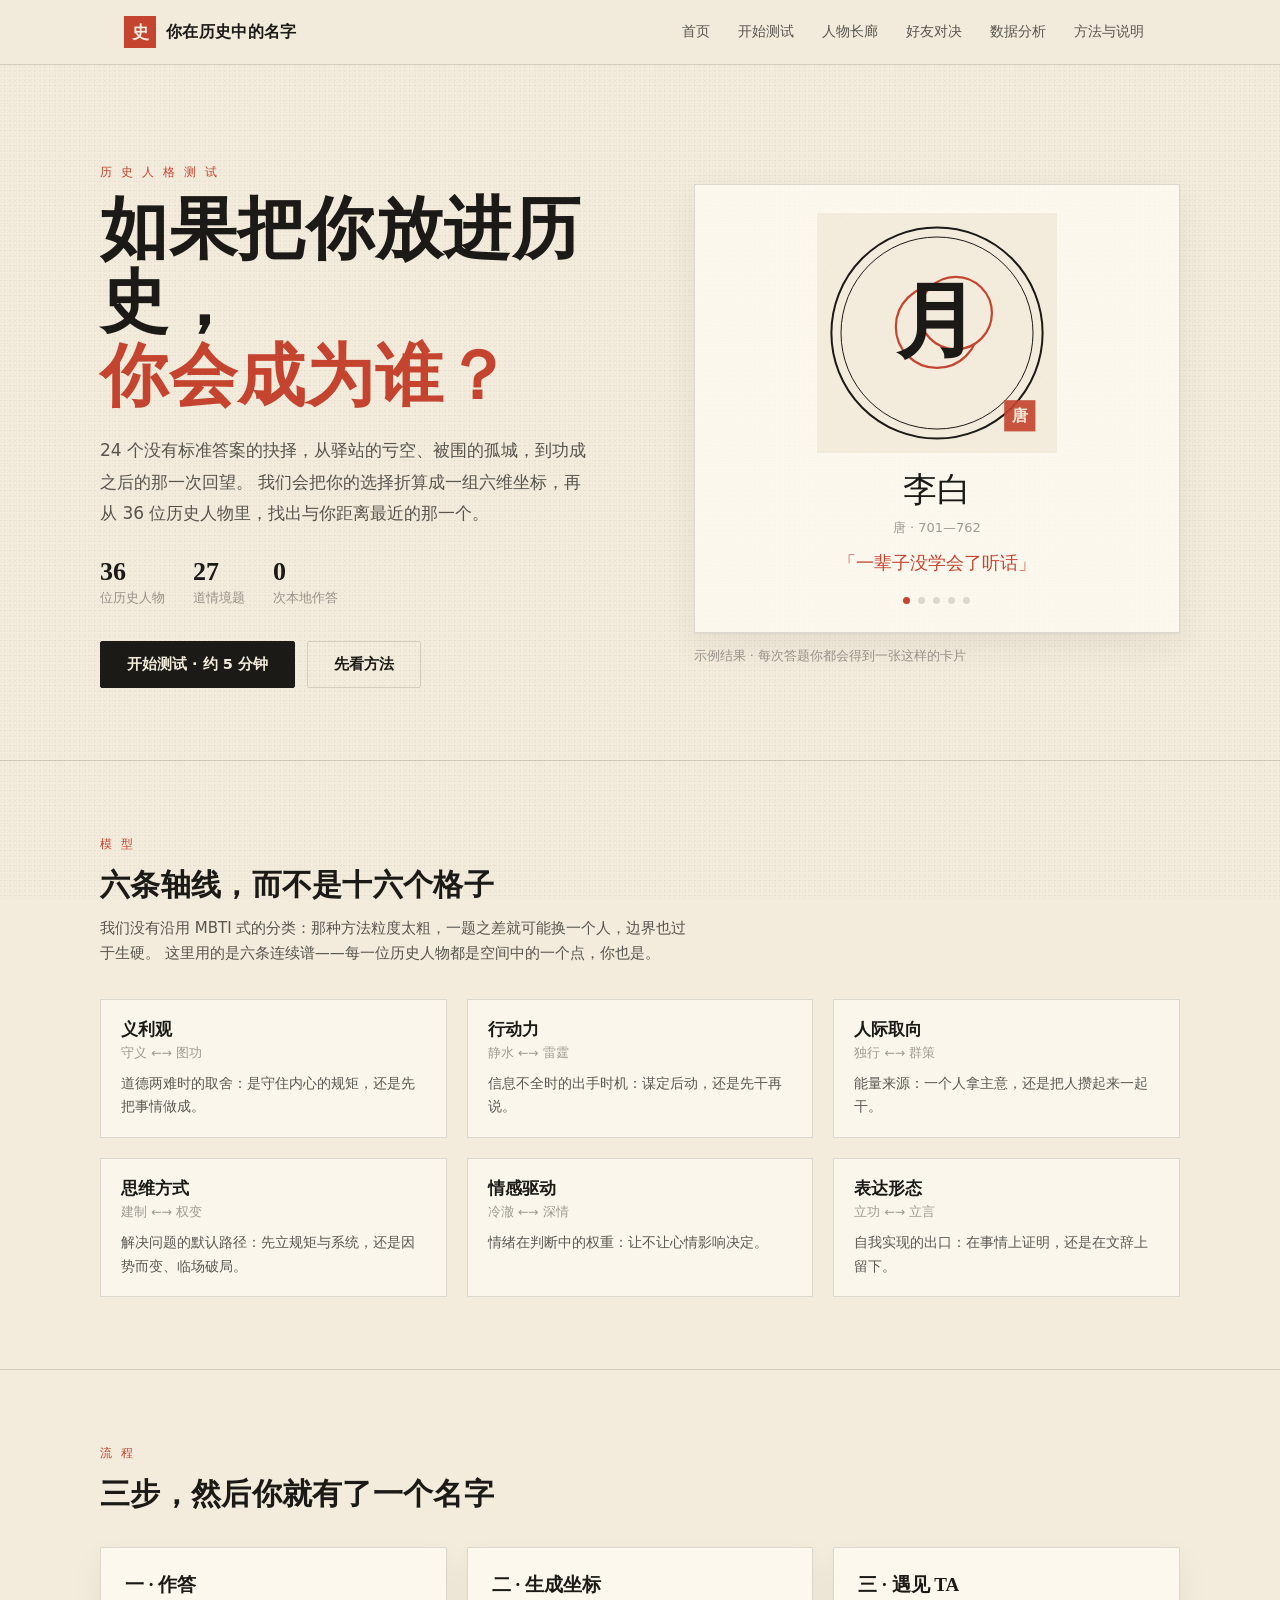
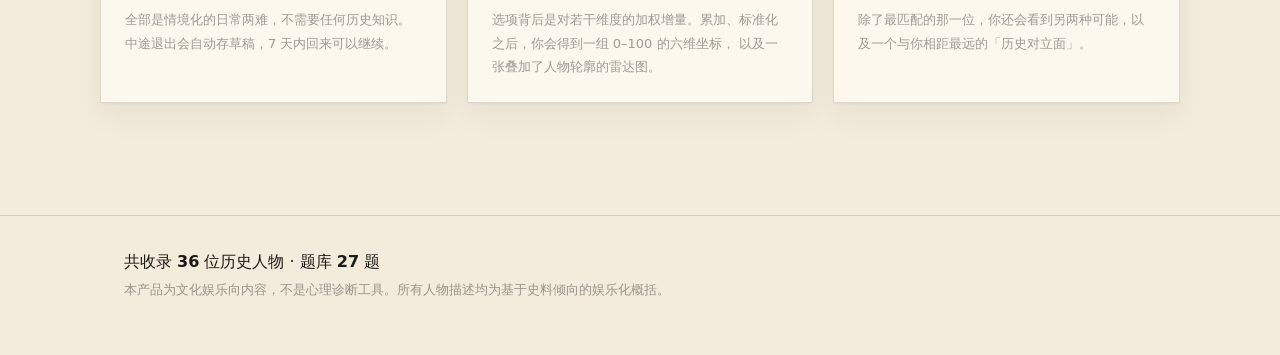
<file: index.html>
<!DOCTYPE html>
<html lang="zh-CN">
<head>
  <meta charset="utf-8">
  <meta name="viewport" content="width=device-width,initial-scale=1">
  <title>你在历史中的名字 · 历史人物性格匹配测试</title>
  <meta name="description" content="24 道跨越时空的抉择，测出你最接近的历史人格。基于六维性格坐标与史料标定，看看你会成为谁。">
  <link rel="stylesheet" href="assets/css/main.css">
</head>
<body data-page="home">

<header class="site-header">
  <div class="wrap" data-shell="header"></div>
</header>

<main>
  <section class="wrap hero">
    <div>
      <span class="eyebrow">历 史 人 格 测 试</span>
      <h1>如果把你放进历史，<br><em>你会成为谁？</em></h1>
      <p class="hero-lead">
        24 个没有标准答案的抉择，从驿站的亏空、被围的孤城，到功成之后的那一次回望。
        我们会把你的选择折算成一组六维坐标，再从 36 位历史人物里，找出与你距离最近的那一个。
      </p>
      <div class="hero-meta" id="homeStats"></div>
      <div class="hero-actions">
        <a class="btn" href="quiz.html">开始测试 · 约 5 分钟</a>
        <a class="btn btn-ghost" href="about.html">先看方法</a>
      </div>
    </div>
    <div>
      <div class="sample-frame">
        <div id="sampleCard"></div>
        <div class="sample-dots" id="sampleDots"></div>
      </div>
      <p class="muted" style="margin-top:14px">示例结果 · 每次答题你都会得到一张这样的卡片</p>
    </div>
  </section>

  <section class="wrap" id="resumeBox" hidden></section>

  <hr class="rule">

  <section class="section wrap">
    <div class="section-head">
      <span class="eyebrow">模 型</span>
      <h2>六条轴线，而不是十六个格子</h2>
      <p>
        我们没有沿用 MBTI 式的分类：那种方法粒度太粗，一题之差就可能换一个人，边界也过于生硬。
        这里用的是六条连续谱——每一位历史人物都是空间中的一个点，你也是。
      </p>
    </div>
    <div class="grid grid-3" id="homeDims"></div>
  </section>

  <hr class="rule">

  <section class="section wrap">
    <div class="section-head">
      <span class="eyebrow">流 程</span>
      <h2>三步，然后你就有了一个名字</h2>
    </div>
    <div class="grid grid-3">
      <div class="card">
        <h3 style="font-size:19px">一 · 作答</h3>
        <p class="muted" style="margin-top:10px;line-height:1.8">
          全部是情境化的日常两难，不需要任何历史知识。中途退出会自动存草稿，7 天内回来可以继续。
        </p>
      </div>
      <div class="card">
        <h3 style="font-size:19px">二 · 生成坐标</h3>
        <p class="muted" style="margin-top:10px;line-height:1.8">
          选项背后是对若干维度的加权增量。累加、标准化之后，你会得到一组 0–100 的六维坐标，
          以及一张叠加了人物轮廓的雷达图。
        </p>
      </div>
      <div class="card">
        <h3 style="font-size:19px">三 · 遇见 TA</h3>
        <p class="muted" style="margin-top:10px;line-height:1.8">
          除了最匹配的那一位，你还会看到另两种可能，以及一个与你相距最远的「历史对立面」。
        </p>
      </div>
    </div>
  </section>
</main>

<footer class="site-footer">
  <div class="wrap" data-shell="footer"></div>
</footer>

<script src="assets/js/data/figures-cn.js"></script>
<script src="assets/js/data/figures-world.js"></script>
<script src="assets/js/data/questions.js"></script>
<script src="assets/js/core/matching.js"></script>
<script src="assets/js/core/store.js"></script>
<script src="assets/js/core/ui.js"></script>
<script src="assets/js/core/bootstrap.js"></script>
<script src="assets/js/pages/home.js"></script>
</body>
</html>
</file>
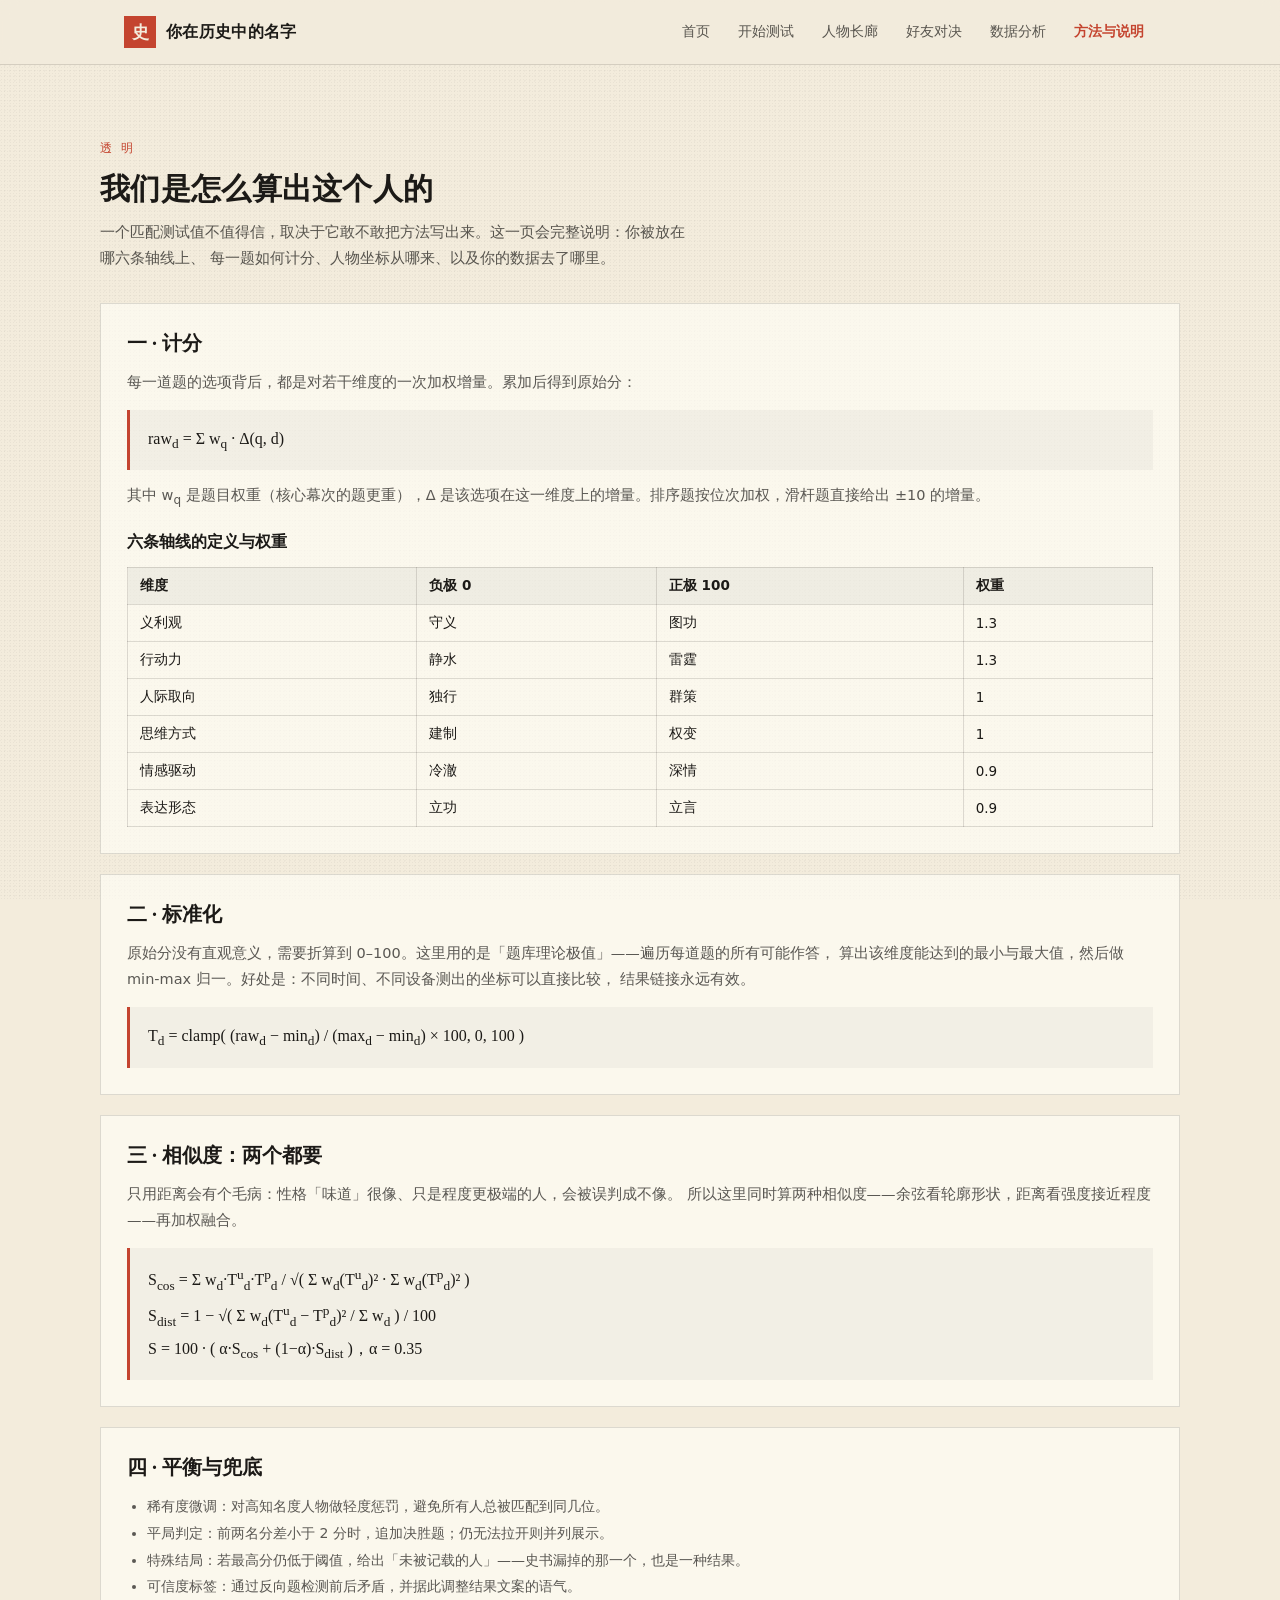
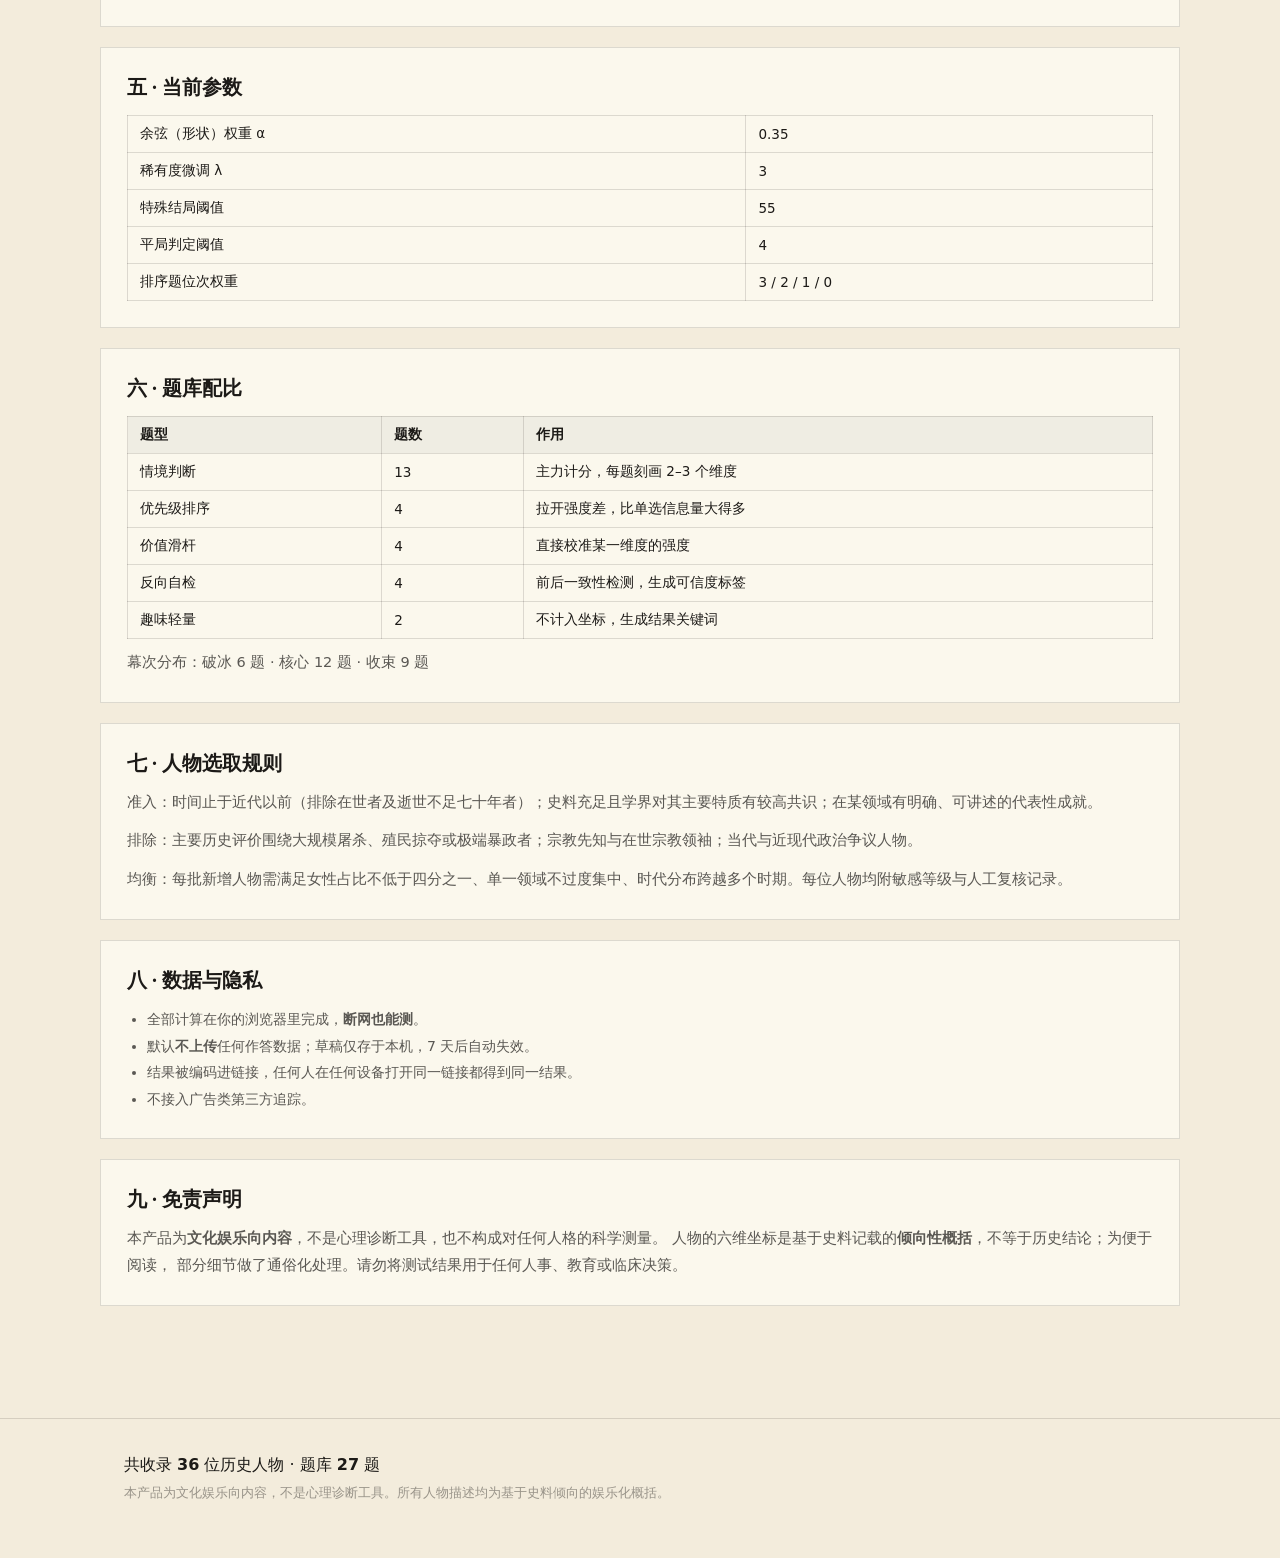
<file: about.html>
<!DOCTYPE html>
<html lang="zh-CN">
<head>
  <meta charset="utf-8">
  <meta name="viewport" content="width=device-width,initial-scale=1">
  <title>方法与说明 · 你在历史中的名字</title>
  <link rel="stylesheet" href="assets/css/main.css">
</head>
<body data-page="about">

<header class="site-header">
  <div class="wrap" data-shell="header"></div>
</header>

<main class="wrap section">
  <div class="section-head">
    <span class="eyebrow">透 明</span>
    <h2>我们是怎么算出这个人的</h2>
    <p>
      一个匹配测试值不值得信，取决于它敢不敢把方法写出来。这一页会完整说明：你被放在哪六条轴线上、
      每一题如何计分、人物坐标从哪来、以及你的数据去了哪里。
    </p>
  </div>

  <div class="panel">
    <h3>一 · 计分</h3>
    <p>每一道题的选项背后，都是对若干维度的一次加权增量。累加后得到原始分：</p>
    <div class="formula">raw<sub>d</sub> = Σ w<sub>q</sub> · Δ(q, d)</div>
    <p>其中 w<sub>q</sub> 是题目权重（核心幕次的题更重），Δ 是该选项在这一维度上的增量。排序题按位次加权，滑杆题直接给出 ±10 的增量。</p>
    <h4 style="margin-top:20px;font-family:var(--serif)">六条轴线的定义与权重</h4>
    <div id="aboutDims"></div>
  </div>

  <div class="panel" style="margin-top:20px">
    <h3>二 · 标准化</h3>
    <p>
      原始分没有直观意义，需要折算到 0–100。这里用的是「题库理论极值」——遍历每道题的所有可能作答，
      算出该维度能达到的最小与最大值，然后做 min-max 归一。好处是：不同时间、不同设备测出的坐标可以直接比较，
      结果链接永远有效。
    </p>
    <div class="formula">T<sub>d</sub> = clamp( (raw<sub>d</sub> − min<sub>d</sub>) / (max<sub>d</sub> − min<sub>d</sub>) × 100, 0, 100 )</div>
  </div>

  <div class="panel" style="margin-top:20px">
    <h3>三 · 相似度：两个都要</h3>
    <p>
      只用距离会有个毛病：性格「味道」很像、只是程度更极端的人，会被误判成不像。
      所以这里同时算两种相似度——余弦看轮廓形状，距离看强度接近程度——再加权融合。
    </p>
    <div class="formula">
      S<sub>cos</sub> = Σ w<sub>d</sub>·T<sup>u</sup><sub>d</sub>·T<sup>p</sup><sub>d</sub> / √( Σ w<sub>d</sub>(T<sup>u</sup><sub>d</sub>)² · Σ w<sub>d</sub>(T<sup>p</sup><sub>d</sub>)² )<br>
      S<sub>dist</sub> = 1 − √( Σ w<sub>d</sub>(T<sup>u</sup><sub>d</sub> − T<sup>p</sup><sub>d</sub>)² / Σ w<sub>d</sub> ) / 100<br>
      S = 100 · ( α·S<sub>cos</sub> + (1−α)·S<sub>dist</sub> )，α = 0.35
    </div>
  </div>

  <div class="panel" style="margin-top:20px">
    <h3>四 · 平衡与兜底</h3>
    <ul>
      <li>稀有度微调：对高知名度人物做轻度惩罚，避免所有人总被匹配到同几位。</li>
      <li>平局判定：前两名分差小于 2 分时，追加决胜题；仍无法拉开则并列展示。</li>
      <li>特殊结局：若最高分仍低于阈值，给出「未被记载的人」——史书漏掉的那一个，也是一种结果。</li>
      <li>可信度标签：通过反向题检测前后矛盾，并据此调整结果文案的语气。</li>
    </ul>
  </div>

  <div class="panel" style="margin-top:20px">
    <h3>五 · 当前参数</h3>
    <div id="aboutConfig"></div>
  </div>

  <div class="panel" style="margin-top:20px">
    <h3>六 · 题库配比</h3>
    <div id="aboutBank"></div>
  </div>

  <div class="panel" style="margin-top:20px">
    <h3>七 · 人物选取规则</h3>
    <p>准入：时间止于近代以前（排除在世者及逝世不足七十年者）；史料充足且学界对其主要特质有较高共识；在某领域有明确、可讲述的代表性成就。</p>
    <p>排除：主要历史评价围绕大规模屠杀、殖民掠夺或极端暴政者；宗教先知与在世宗教领袖；当代与近现代政治争议人物。</p>
    <p>均衡：每批新增人物需满足女性占比不低于四分之一、单一领域不过度集中、时代分布跨越多个时期。每位人物均附敏感等级与人工复核记录。</p>
  </div>

  <div class="panel" style="margin-top:20px">
    <h3>八 · 数据与隐私</h3>
    <ul>
      <li>全部计算在你的浏览器里完成，<strong>断网也能测</strong>。</li>
      <li>默认<strong>不上传</strong>任何作答数据；草稿仅存于本机，7 天后自动失效。</li>
      <li>结果被编码进链接，任何人在任何设备打开同一链接都得到同一结果。</li>
      <li>不接入广告类第三方追踪。</li>
    </ul>
  </div>

  <div class="panel" style="margin-top:20px">
    <h3>九 · 免责声明</h3>
    <p>
      本产品为<strong>文化娱乐向内容</strong>，不是心理诊断工具，也不构成对任何人格的科学测量。
      人物的六维坐标是基于史料记载的<strong>倾向性概括</strong>，不等于历史结论；为便于阅读，
      部分细节做了通俗化处理。请勿将测试结果用于任何人事、教育或临床决策。
    </p>
  </div>
</main>

<footer class="site-footer">
  <div class="wrap" data-shell="footer"></div>
</footer>

<script src="assets/js/data/figures-cn.js"></script>
<script src="assets/js/data/figures-world.js"></script>
<script src="assets/js/data/questions.js"></script>
<script src="assets/js/core/matching.js"></script>
<script src="assets/js/core/store.js"></script>
<script src="assets/js/core/ui.js"></script>
<script src="assets/js/core/bootstrap.js"></script>
<script src="assets/js/pages/about.js"></script>
</body>
</html>
</file>
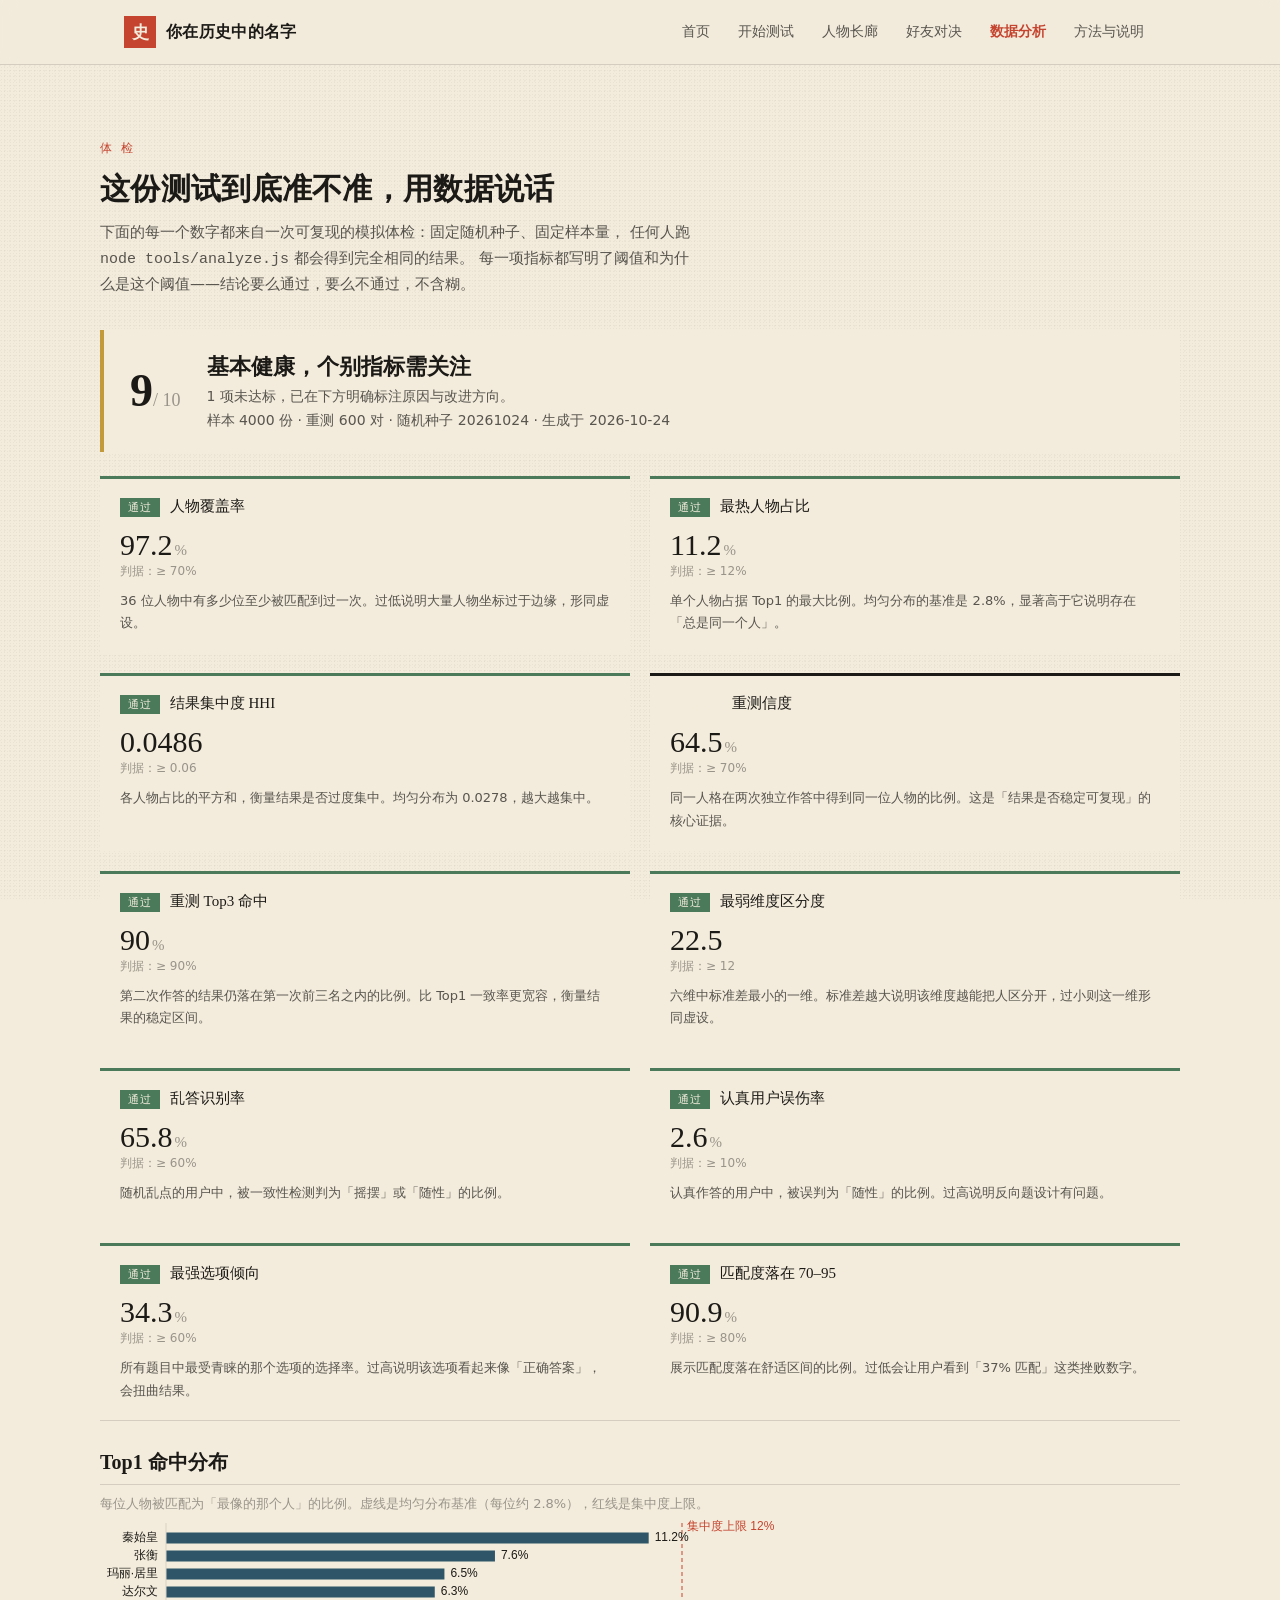
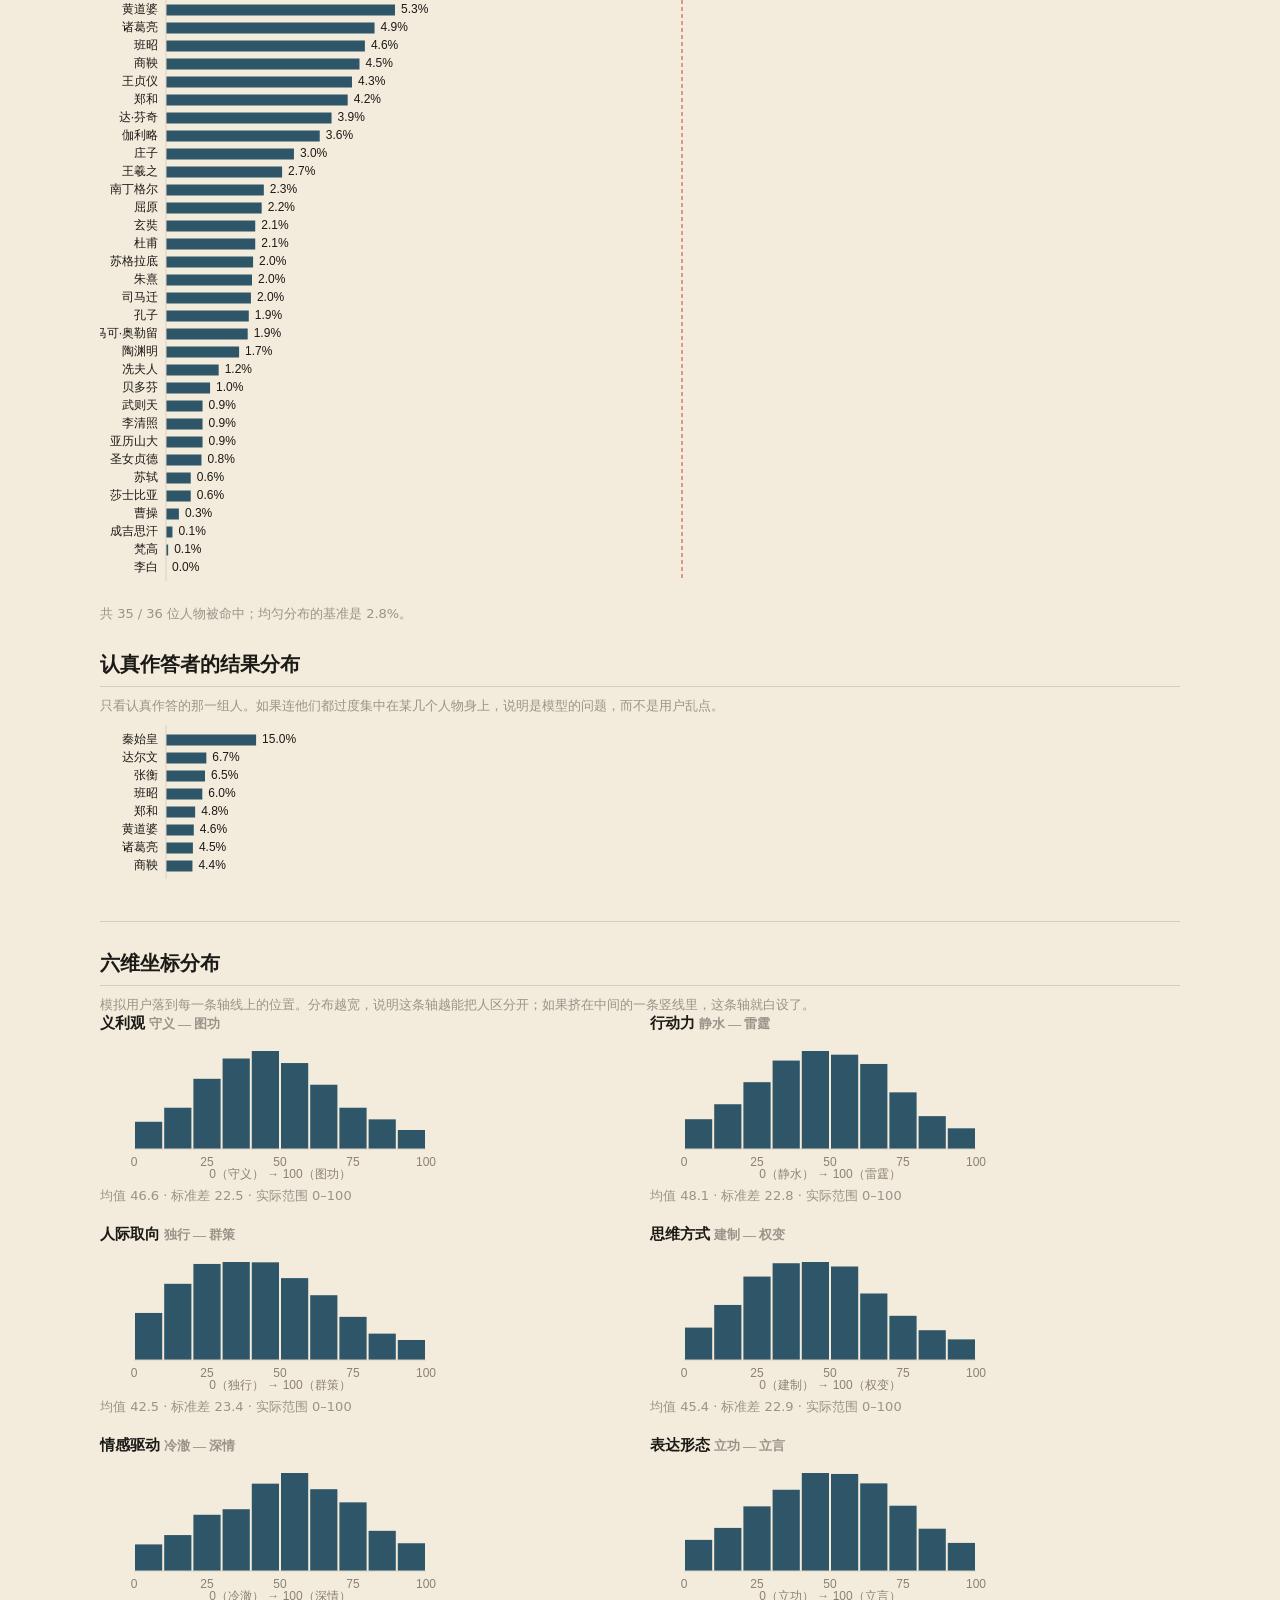
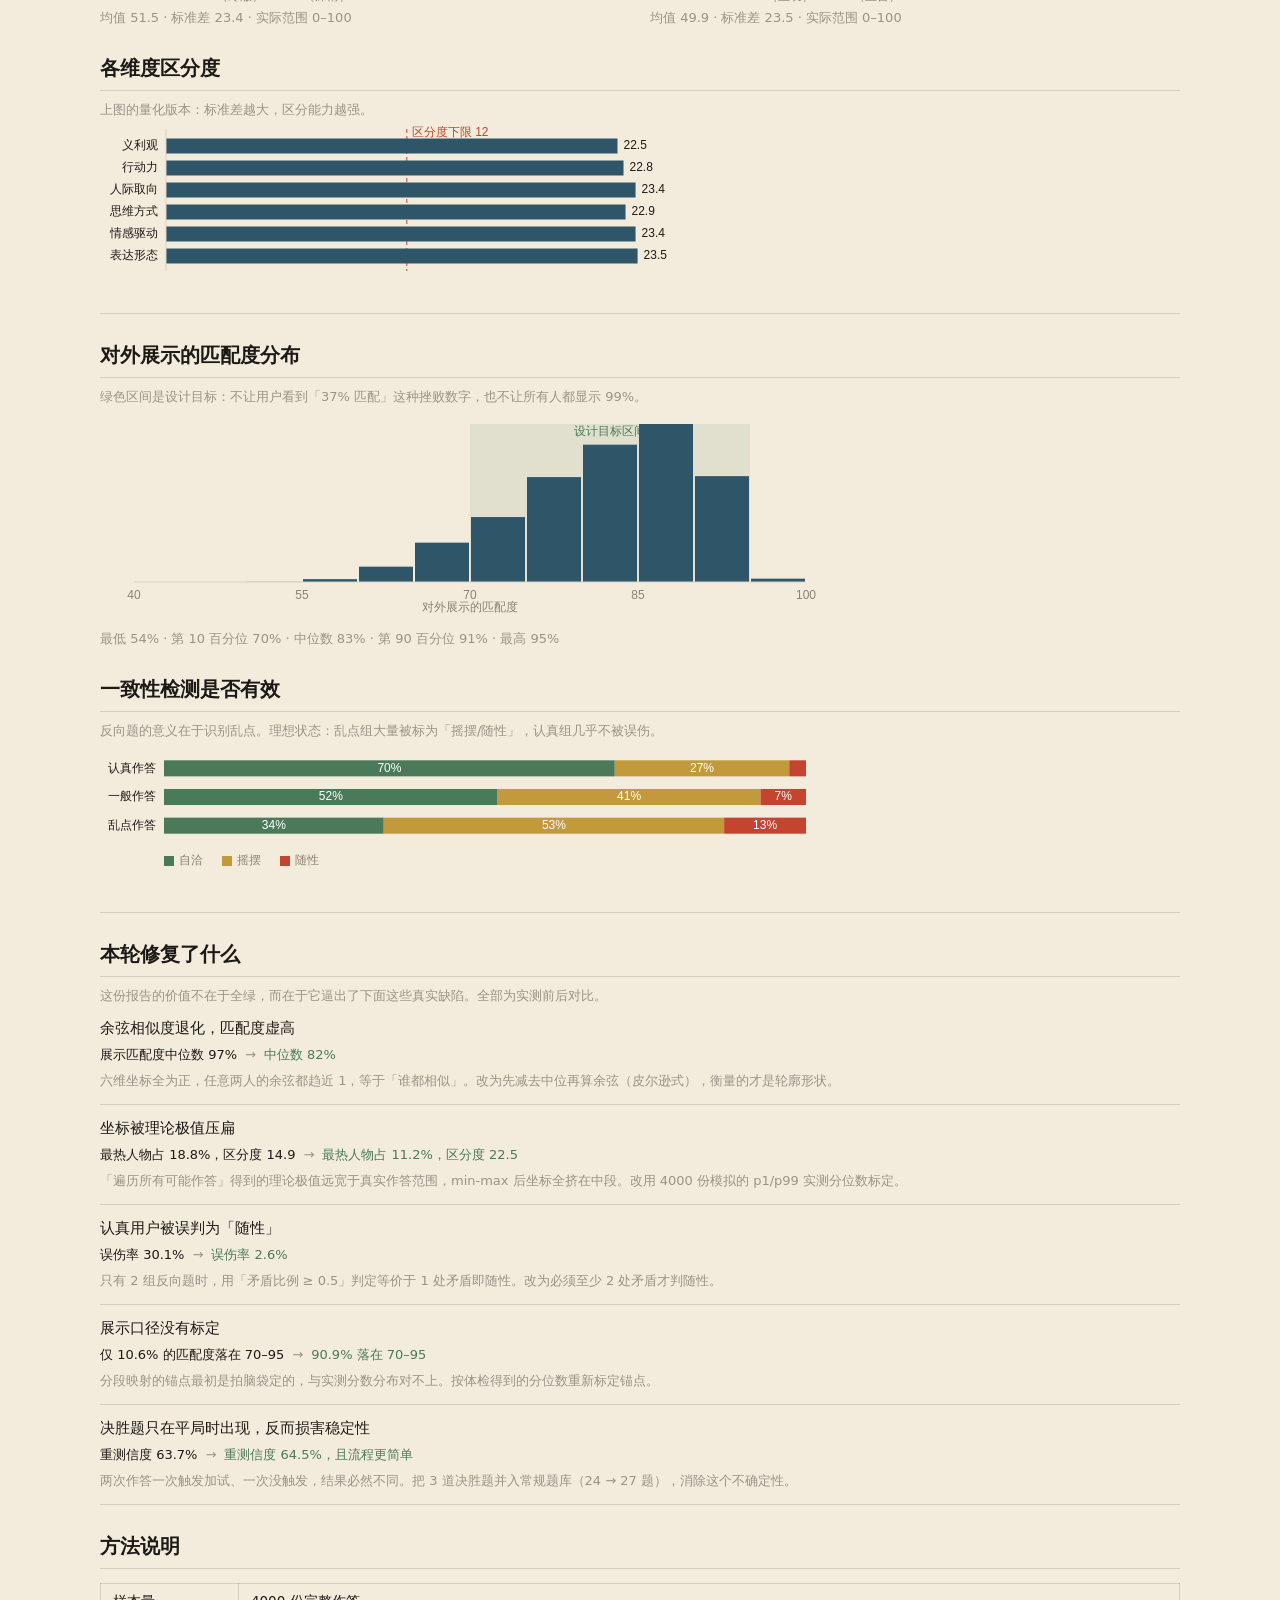
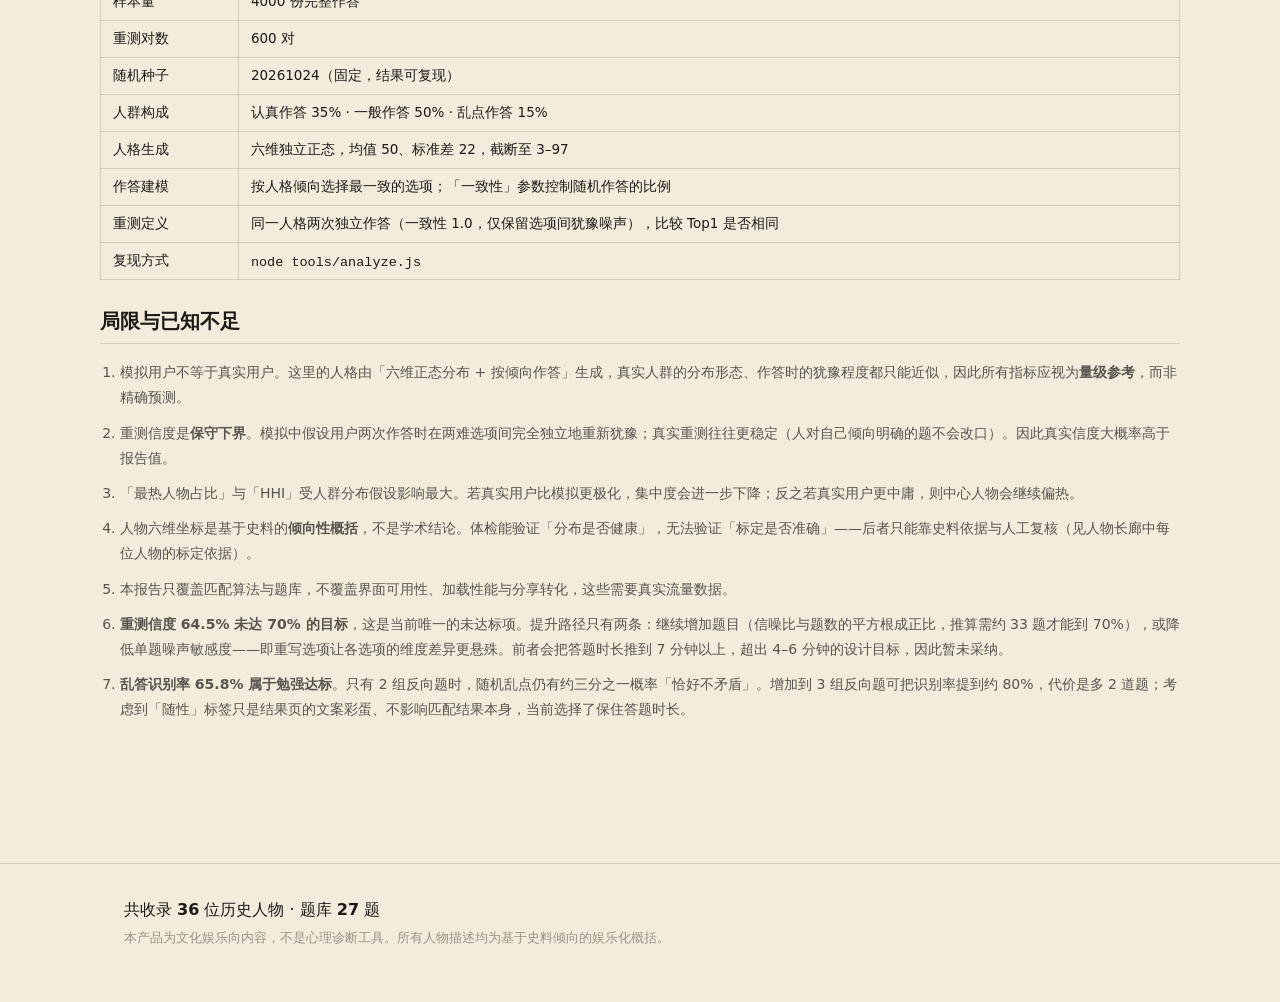
<file: analysis.html>
<!DOCTYPE html>
<html lang="zh-CN">
<head>
  <meta charset="utf-8">
  <meta name="viewport" content="width=device-width,initial-scale=1">
  <title>数据分析 · 你在历史中的名字</title>
  <link rel="stylesheet" href="assets/css/main.css">
</head>
<body data-page="analysis">

<header class="site-header">
  <div class="wrap" data-shell="header"></div>
</header>

<main class="wrap section">
  <div class="section-head">
    <span class="eyebrow">体 检</span>
    <h2>这份测试到底准不准，用数据说话</h2>
    <p>
      下面的每一个数字都来自一次可复现的模拟体检：固定随机种子、固定样本量，
      任何人跑 <code>node tools/analyze.js</code> 都会得到完全相同的结果。
      每一项指标都写明了阈值和为什么是这个阈值——结论要么通过，要么不通过，不含糊。
    </p>
  </div>

  <div id="verdictBanner"></div>

  <div class="grid grid-2" id="verdictGrid"></div>

  <hr class="rule">

  <section class="chart-block">
    <h3>Top1 命中分布</h3>
    <p class="muted">每位人物被匹配为「最像的那个人」的比例。虚线是均匀分布基准（每位约 2.8%），红线是集中度上限。</p>
    <div id="chartDist"></div>
  </section>

  <section class="chart-block">
    <h3>认真作答者的结果分布</h3>
    <p class="muted">只看认真作答的那一组人。如果连他们都过度集中在某几个人物身上，说明是模型的问题，而不是用户乱点。</p>
    <div id="chartCareful"></div>
  </section>

  <hr class="rule">

  <section class="chart-block">
    <h3>六维坐标分布</h3>
    <p class="muted">模拟用户落到每一条轴线上的位置。分布越宽，说明这条轴越能把人区分开；如果挤在中间的一条竖线里，这条轴就白设了。</p>
    <div class="grid grid-2" id="dimCharts"></div>
  </section>

  <section class="chart-block">
    <h3>各维度区分度</h3>
    <p class="muted">上图的量化版本：标准差越大，区分能力越强。</p>
    <div id="chartDimSd"></div>
  </section>

  <hr class="rule">

  <section class="chart-block">
    <h3>对外展示的匹配度分布</h3>
    <p class="muted">绿色区间是设计目标：不让用户看到「37% 匹配」这种挫败数字，也不让所有人都显示 99%。</p>
    <div id="chartDisplay"></div>
  </section>

  <section class="chart-block">
    <h3>一致性检测是否有效</h3>
    <p class="muted">反向题的意义在于识别乱点。理想状态：乱点组大量被标为「摇摆/随性」，认真组几乎不被误伤。</p>
    <div id="chartCredibility"></div>
  </section>

  <hr class="rule">

  <section class="chart-block">
    <h3>本轮修复了什么</h3>
    <p class="muted">这份报告的价值不在于全绿，而在于它逼出了下面这些真实缺陷。全部为实测前后对比。</p>
    <div id="fixList"></div>
  </section>

  <section class="chart-block">
    <h3>方法说明</h3>
    <div id="methodBox"></div>
  </section>

  <section class="chart-block">
    <h3>局限与已知不足</h3>
    <div id="limitsBox"></div>
  </section>
</main>

<footer class="site-footer">
  <div class="wrap" data-shell="footer"></div>
</footer>

<script src="assets/js/data/figures-cn.js"></script>
<script src="assets/js/data/figures-world.js"></script>
<script src="assets/js/data/questions.js"></script>
<script src="assets/js/data/analysis.js"></script>
<script src="assets/js/core/matching.js"></script>
<script src="assets/js/core/store.js"></script>
<script src="assets/js/core/ui.js"></script>
<script src="assets/js/core/charts.js"></script>
<script src="assets/js/core/bootstrap.js"></script>
<script src="assets/js/pages/analysis.js"></script>
</body>
</html>
</file>
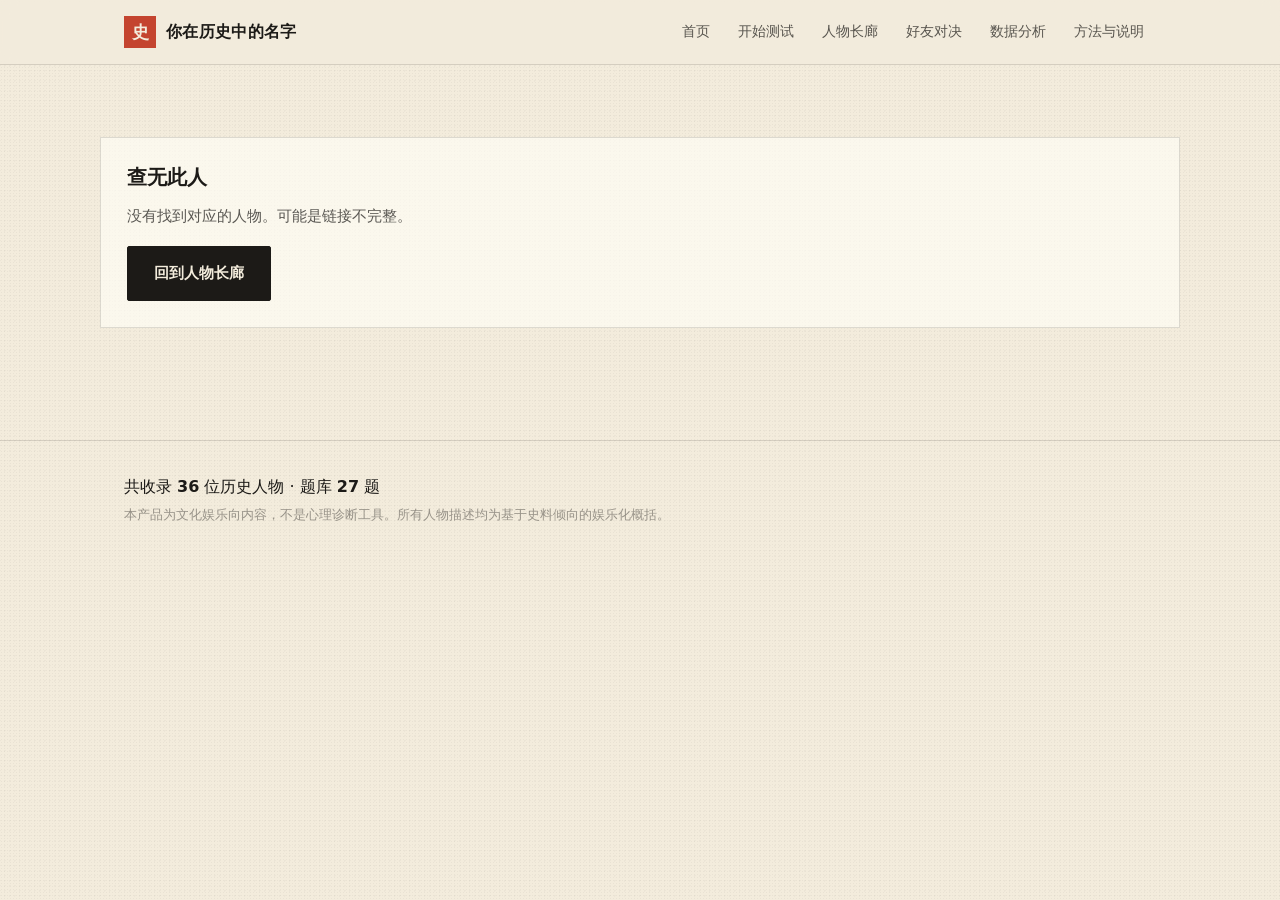
<file: figure.html>
<!DOCTYPE html>
<html lang="zh-CN">
<head>
  <meta charset="utf-8">
  <meta name="viewport" content="width=device-width,initial-scale=1">
  <title>人物详情 · 你在历史中的名字</title>
  <link rel="stylesheet" href="assets/css/main.css">
</head>
<body data-page="figure">

<header class="site-header">
  <div class="wrap" data-shell="header"></div>
</header>

<main class="wrap section">
  <div id="figureRoot"></div>
</main>

<footer class="site-footer">
  <div class="wrap" data-shell="footer"></div>
</footer>

<script src="assets/js/data/figures-cn.js"></script>
<script src="assets/js/data/figures-world.js"></script>
<script src="assets/js/data/questions.js"></script>
<script src="assets/js/data/portraits.js"></script>
<script src="assets/js/core/matching.js"></script>
<script src="assets/js/core/store.js"></script>
<script src="assets/js/core/ui.js"></script>
<script src="assets/js/core/portrait.js"></script>
<script src="assets/js/core/bootstrap.js"></script>
<script src="assets/js/pages/figure.js"></script>
</body>
</html>
</file>
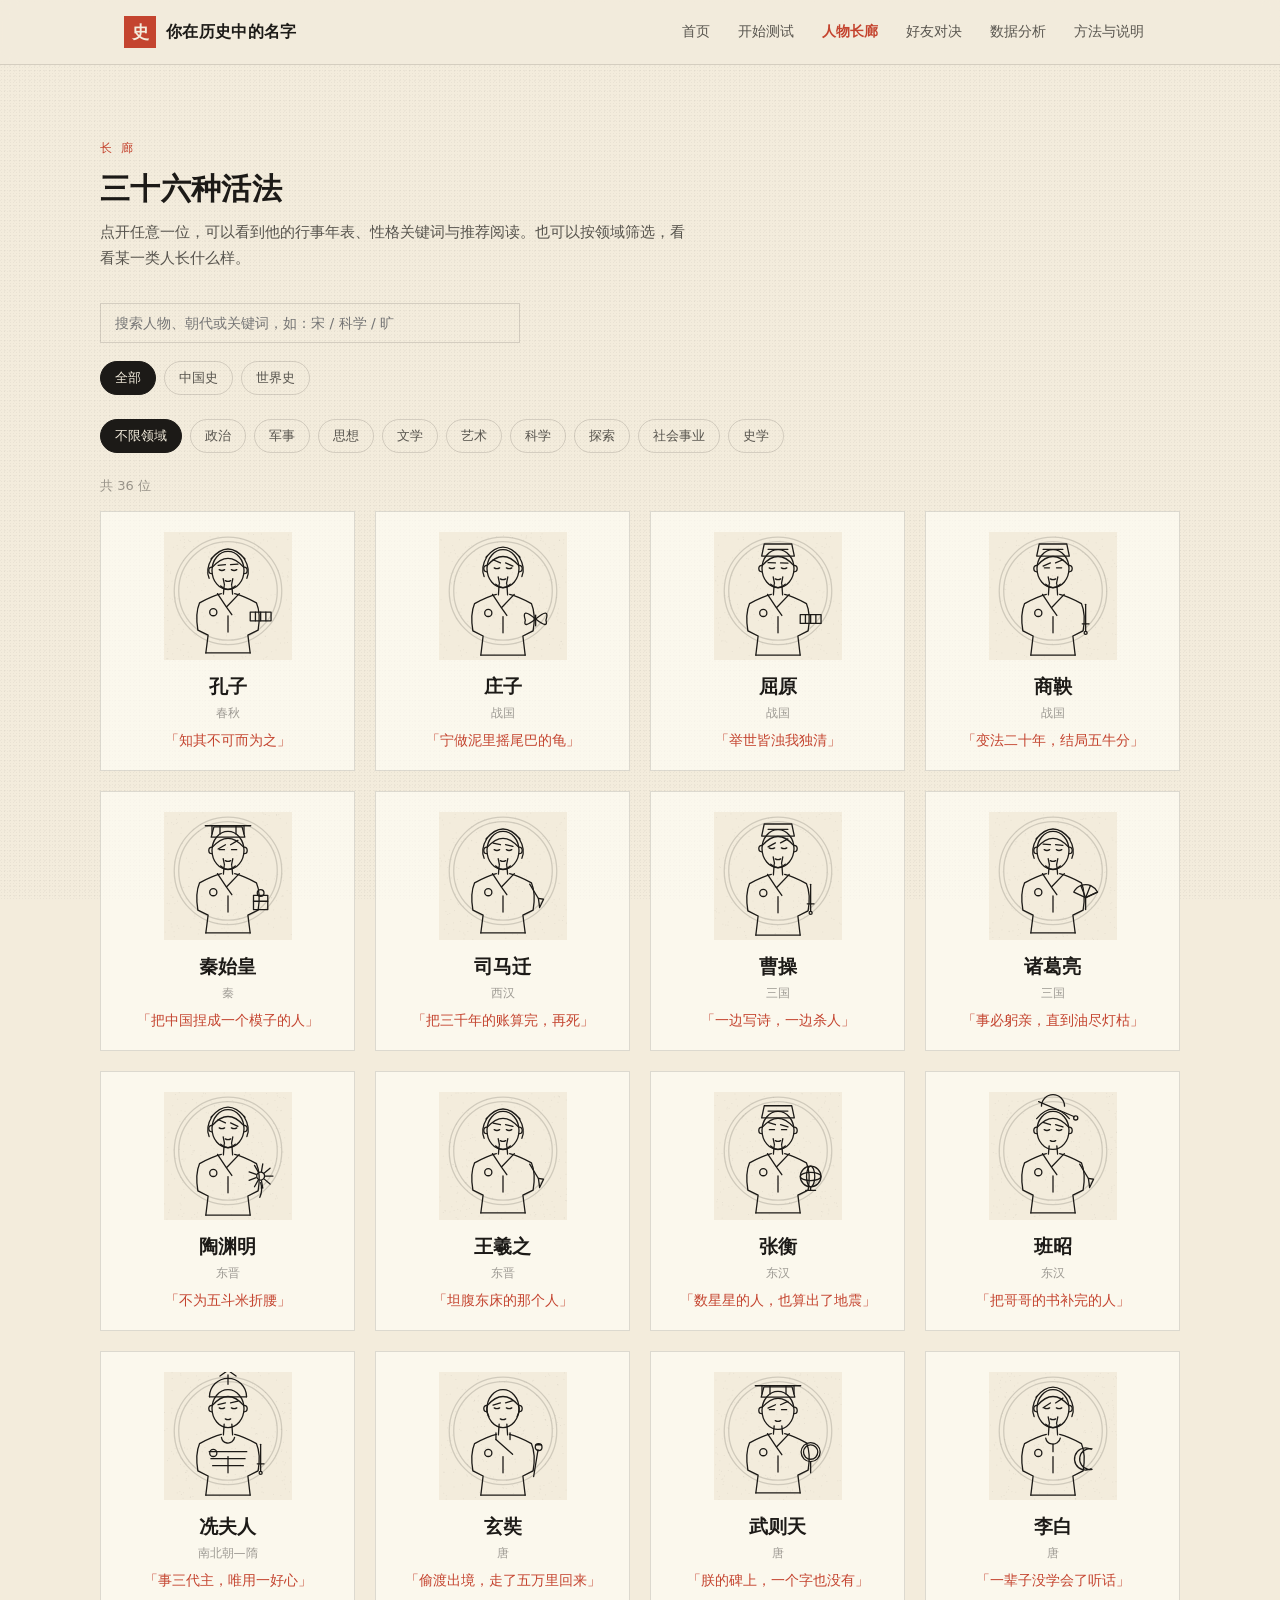
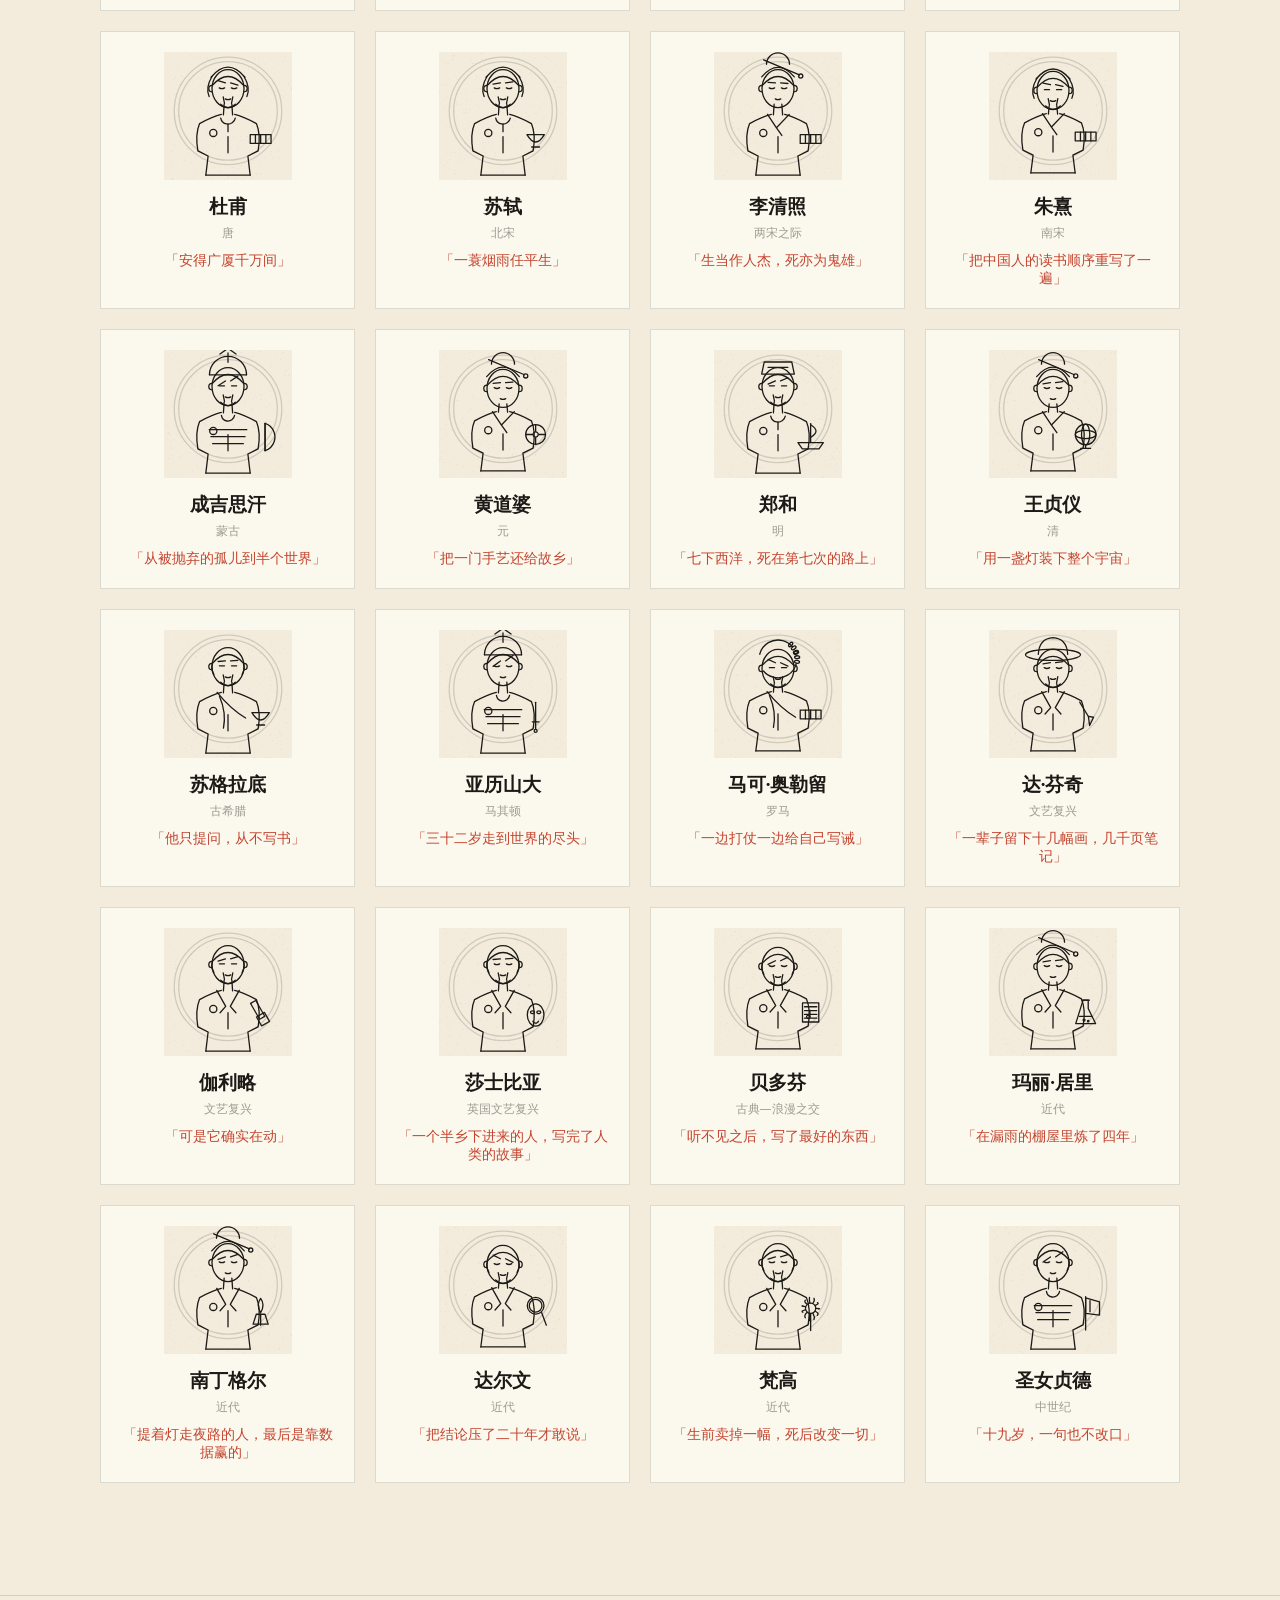
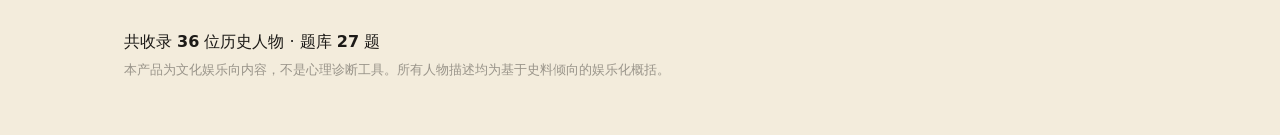
<file: gallery.html>
<!DOCTYPE html>
<html lang="zh-CN">
<head>
  <meta charset="utf-8">
  <meta name="viewport" content="width=device-width,initial-scale=1">
  <title>人物长廊 · 你在历史中的名字</title>
  <link rel="stylesheet" href="assets/css/main.css">
</head>
<body data-page="gallery">

<header class="site-header">
  <div class="wrap" data-shell="header"></div>
</header>

<main class="wrap section">
  <div class="section-head">
    <span class="eyebrow">长 廊</span>
    <h2>三十六种活法</h2>
    <p>点开任意一位，可以看到他的行事年表、性格关键词与推荐阅读。也可以按领域筛选，看看某一类人长什么样。</p>
  </div>

  <div>
    <input id="gallerySearch" type="search" placeholder="搜索人物、朝代或关键词，如：宋 / 科学 / 旷"
           style="width:100%;max-width:420px;padding:11px 14px;border:1px solid var(--line);background:transparent;font-family:inherit;font-size:14px;color:var(--ink)">
  </div>

  <div class="filter-row" id="packFilter" style="margin-top:18px"></div>
  <div class="filter-row" id="fieldFilter"></div>

  <p class="muted" id="galleryCount" style="margin:16px 0"></p>

  <div class="grid grid-4" id="galleryGrid"></div>
</main>


<footer class="site-footer">
  <div class="wrap" data-shell="footer"></div>
</footer>

<script src="assets/js/data/figures-cn.js"></script>
<script src="assets/js/data/figures-world.js"></script>
<script src="assets/js/data/questions.js"></script>
<script src="assets/js/data/portraits.js"></script>
<script src="assets/js/core/matching.js"></script>
<script src="assets/js/core/store.js"></script>
<script src="assets/js/core/ui.js"></script>
<script src="assets/js/core/portrait.js"></script>
<script src="assets/js/core/bootstrap.js"></script>
<script src="assets/js/pages/gallery.js"></script>
</body>
</html>
</file>
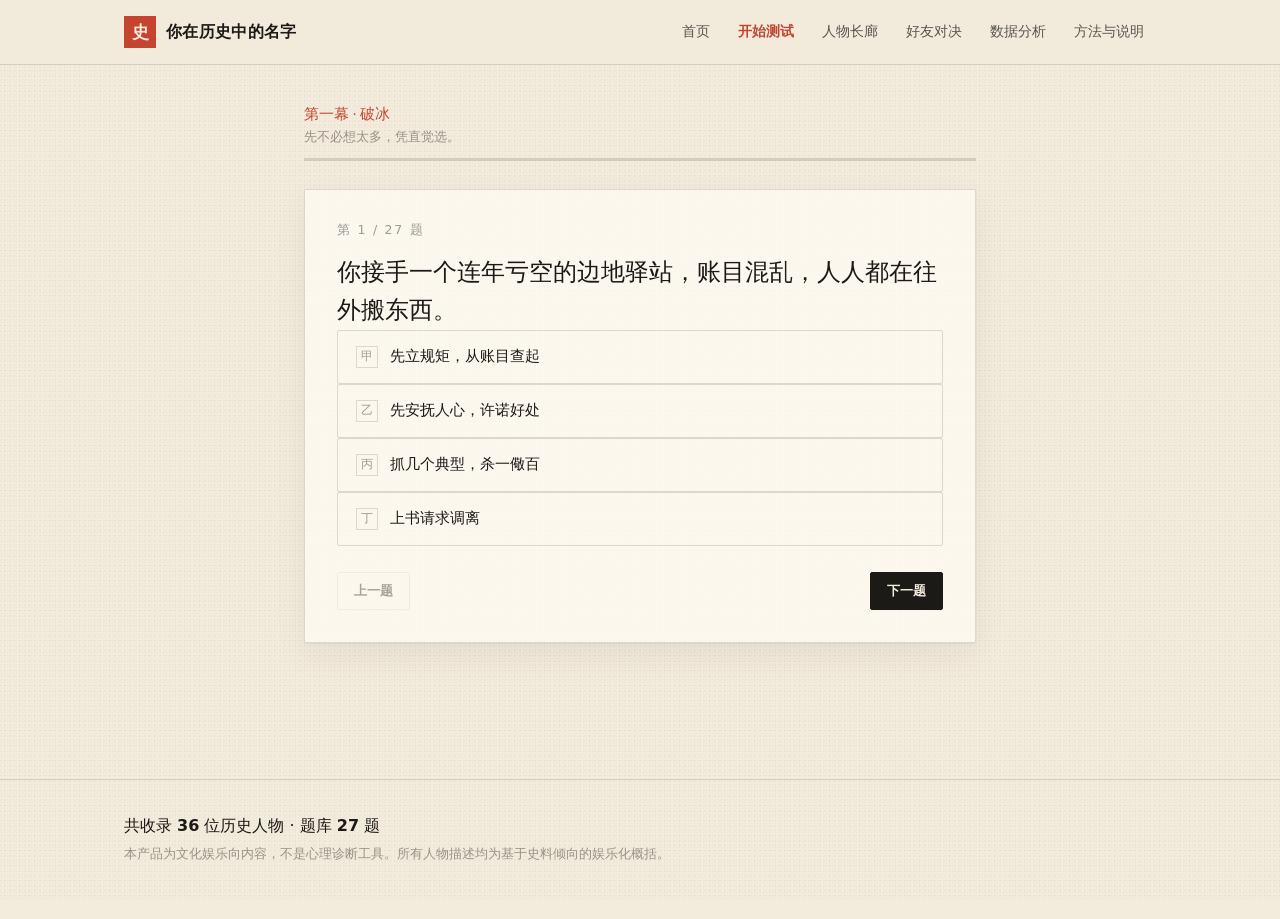
<file: quiz.html>
<!DOCTYPE html>
<html lang="zh-CN">
<head>
  <meta charset="utf-8">
  <meta name="viewport" content="width=device-width,initial-scale=1">
  <title>正在作答 · 你在历史中的名字</title>
  <link rel="stylesheet" href="assets/css/main.css">
</head>
<body data-page="quiz">

<header class="site-header">
  <div class="wrap" data-shell="header"></div>
</header>

<main class="quiz-shell">
  <div class="act-bar">
    <div class="act-name" id="actName">第一幕 · 破冰</div>
    <div class="act-note" id="actNote"></div>
    <div class="progress"><i id="progressBar" style="width:0%"></i></div>
  </div>

  <div class="q-card">
    <div class="q-count" id="qCount">第 1 题</div>
    <div class="q-stem" id="qStem"></div>
    <div id="qBody"></div>
    <div class="quiz-foot">
      <button class="btn btn-ghost btn-sm" id="btnPrev">上一题</button>
      <button class="btn btn-sm" id="btnNext">下一题</button>
    </div>
  </div>
</main>

<footer class="site-footer">
  <div class="wrap" data-shell="footer"></div>
</footer>

<script src="assets/js/data/figures-cn.js"></script>
<script src="assets/js/data/figures-world.js"></script>
<script src="assets/js/data/questions.js"></script>
<script src="assets/js/core/matching.js"></script>
<script src="assets/js/core/store.js"></script>
<script src="assets/js/core/ui.js"></script>
<script src="assets/js/core/bootstrap.js"></script>
<script src="assets/js/pages/quiz.js"></script>
</body>
</html>
</file>
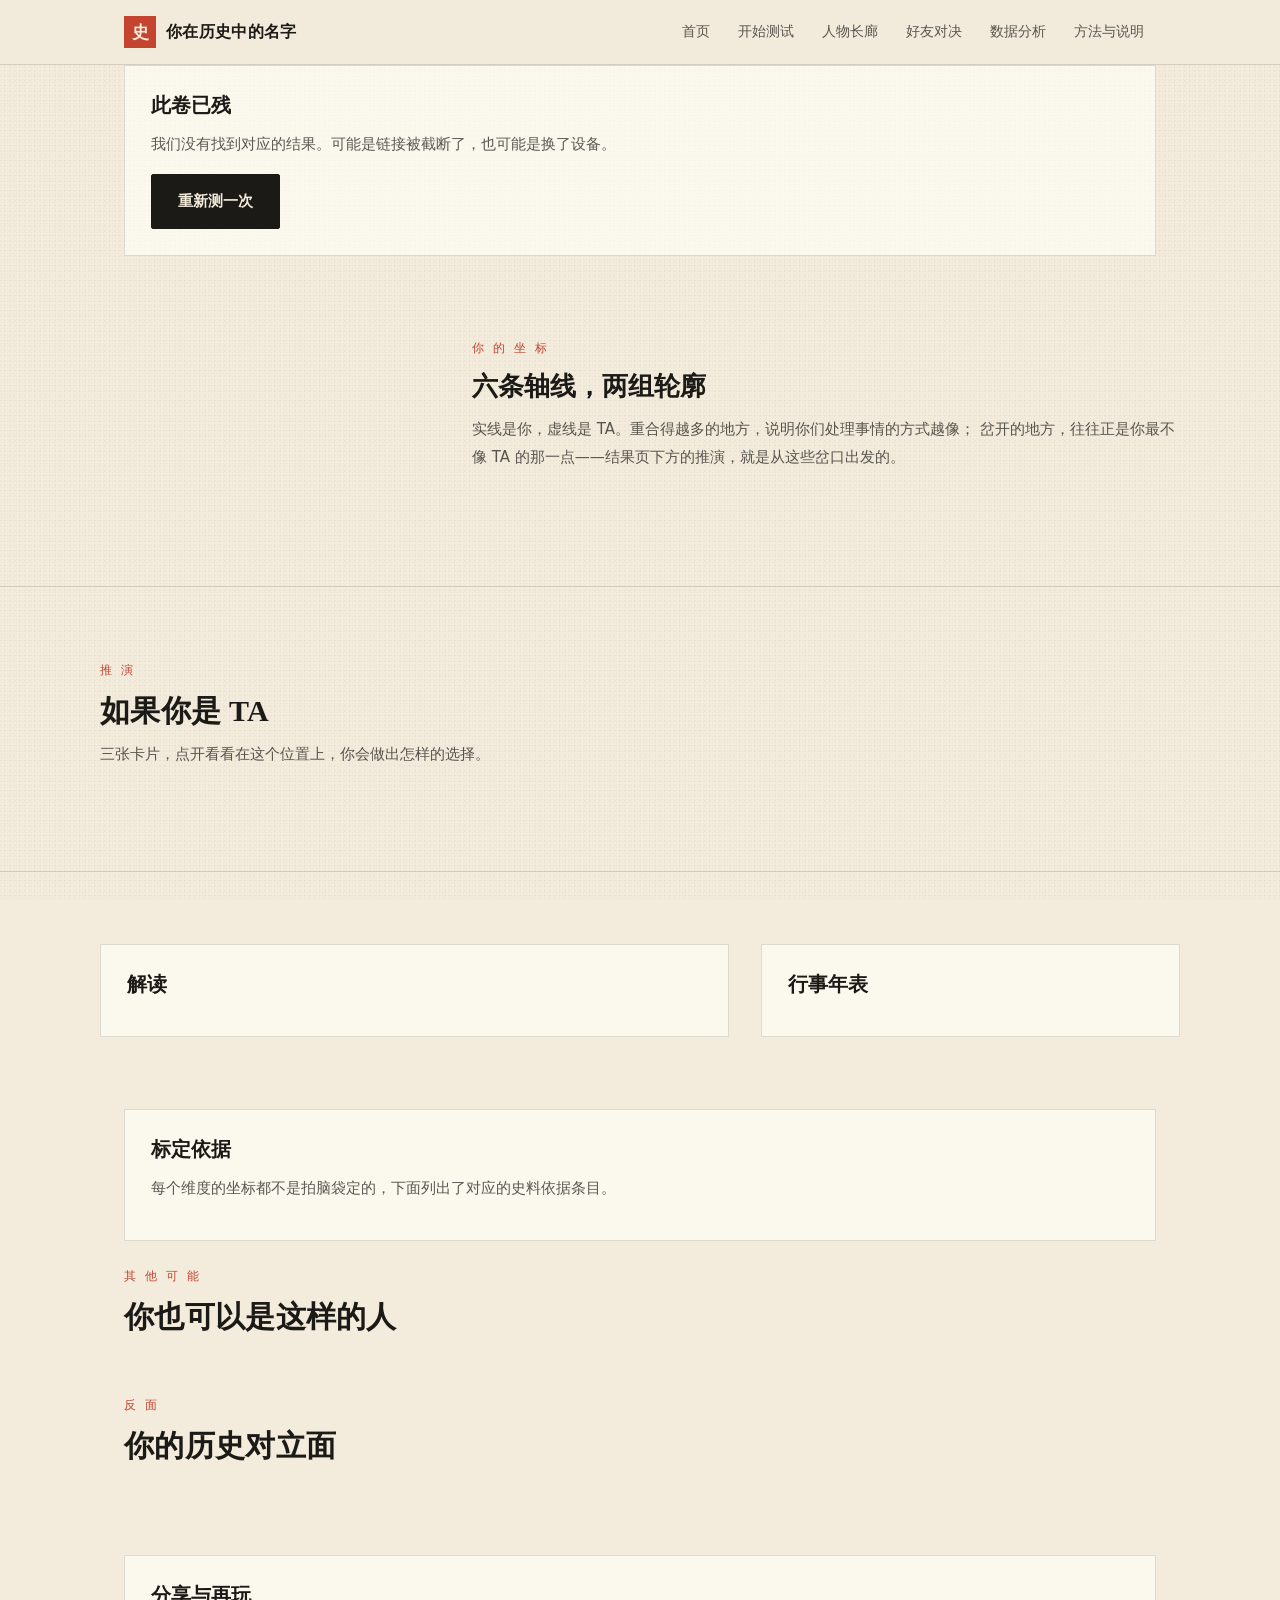
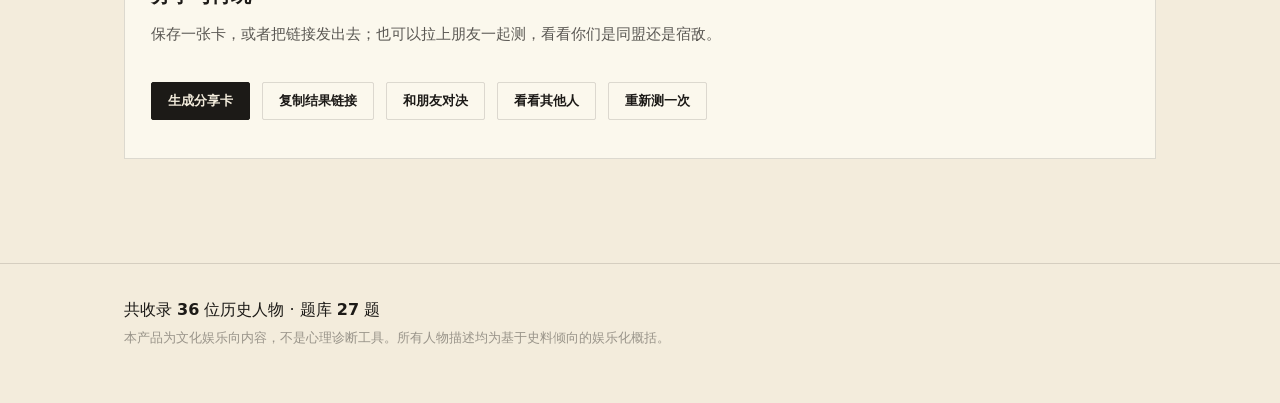
<file: result.html>
<!DOCTYPE html>
<html lang="zh-CN">
<head>
  <meta charset="utf-8">
  <meta name="viewport" content="width=device-width,initial-scale=1">
  <title>你的历史人格 · 你在历史中的名字</title>
  <link rel="stylesheet" href="assets/css/main.css">
</head>
<body data-page="result">

<header class="site-header">
  <div class="wrap" data-shell="header"></div>
</header>

<main class="wrap" id="resultRoot"></main>

<section class="wrap section" id="resultDetail">
  <div class="grid" style="grid-template-columns:340px 1fr;gap:32px;align-items:center">
    <div><canvas id="radarCanvas"></canvas></div>
    <div>
      <span class="eyebrow">你 的 坐 标</span>
      <h2 style="font-size:26px">六条轴线，两组轮廓</h2>
      <p style="margin-top:12px;color:var(--ink-soft);line-height:1.85;font-size:15px">
        实线是你，虚线是 TA。重合得越多的地方，说明你们处理事情的方式越像；
        岔开的地方，往往正是你最不像 TA 的那一点——结果页下方的推演，就是从这些岔口出发的。
      </p>
    </div>
  </div>
  <div class="grid grid-3" id="radarLabels" style="margin-top:32px"></div>
</section>

<hr class="rule">

<section class="section wrap">
  <div class="section-head">
    <span class="eyebrow">推 演</span>
    <h2>如果你是 TA</h2>
    <p>三张卡片，点开看看在这个位置上，你会做出怎样的选择。</p>
  </div>
  <div class="flip-grid" id="whatIfGrid"></div>
</section>

<hr class="rule">

<section class="section wrap">
  <div class="grid" style="grid-template-columns:1.2fr 0.8fr;gap:32px">
    <div class="panel">
      <h3>解读</h3>
      <p id="figureSummary"></p>
      <p id="deepRead"></p>
    </div>
    <div class="panel">
      <h3>行事年表</h3>
      <ul id="milestoneList"></ul>
    </div>
  </div>
</section>

<section class="wrap" style="padding-bottom:24px">
  <div class="panel">
    <h3>标定依据</h3>
    <p class="muted">每个维度的坐标都不是拍脑袋定的，下面列出了对应的史料依据条目。</p>
    <ul id="evidenceList"></ul>
  </div>
</section>

<section class="wrap" style="padding-bottom:24px">
  <div class="section-head">
    <span class="eyebrow">其 他 可 能</span>
    <h2>你也可以是这样的人</h2>
  </div>
  <div class="grid grid-3" id="runnerUpList"></div>
</section>

<section class="wrap" style="padding-bottom:56px">
  <div class="section-head">
    <span class="eyebrow">反 面</span>
    <h2>你的历史对立面</h2>
  </div>
  <div id="oppositeBox"></div>
  <p class="panel" id="specialBanner" hidden style="margin-top:16px"></p>
</section>

<section class="wrap" style="padding-bottom:64px">
  <div class="panel">
    <h3>分享与再玩</h3>
    <p class="muted">保存一张卡，或者把链接发出去；也可以拉上朋友一起测，看看你们是同盟还是宿敌。</p>
    <div class="hero-actions">
      <button class="btn btn-sm" id="btnSaveCard">生成分享卡</button>
      <button class="btn btn-ghost btn-sm" id="btnCopyLink">复制结果链接</button>
      <button class="btn btn-ghost btn-sm" id="btnVersus">和朋友对决</button>
      <a class="btn btn-ghost btn-sm" id="linkFigure" href="gallery.html">看看其他人</a>
      <button class="btn btn-ghost btn-sm" id="btnRetry">重新测一次</button>
    </div>
    <p class="muted" id="shareHint" style="margin-top:12px"></p>
  </div>
</section>

<footer class="site-footer">
  <div class="wrap" data-shell="footer"></div>
</footer>

<script src="assets/js/data/figures-cn.js"></script>
<script src="assets/js/data/figures-world.js"></script>
<script src="assets/js/data/questions.js"></script>
<script src="assets/js/data/portraits.js"></script>
<script src="assets/js/core/matching.js"></script>
<script src="assets/js/core/store.js"></script>
<script src="assets/js/core/ui.js"></script>
<script src="assets/js/core/portrait.js"></script>
<script src="assets/js/core/bootstrap.js"></script>
<script src="assets/js/pages/result.js"></script>
</body>
</html>
</file>
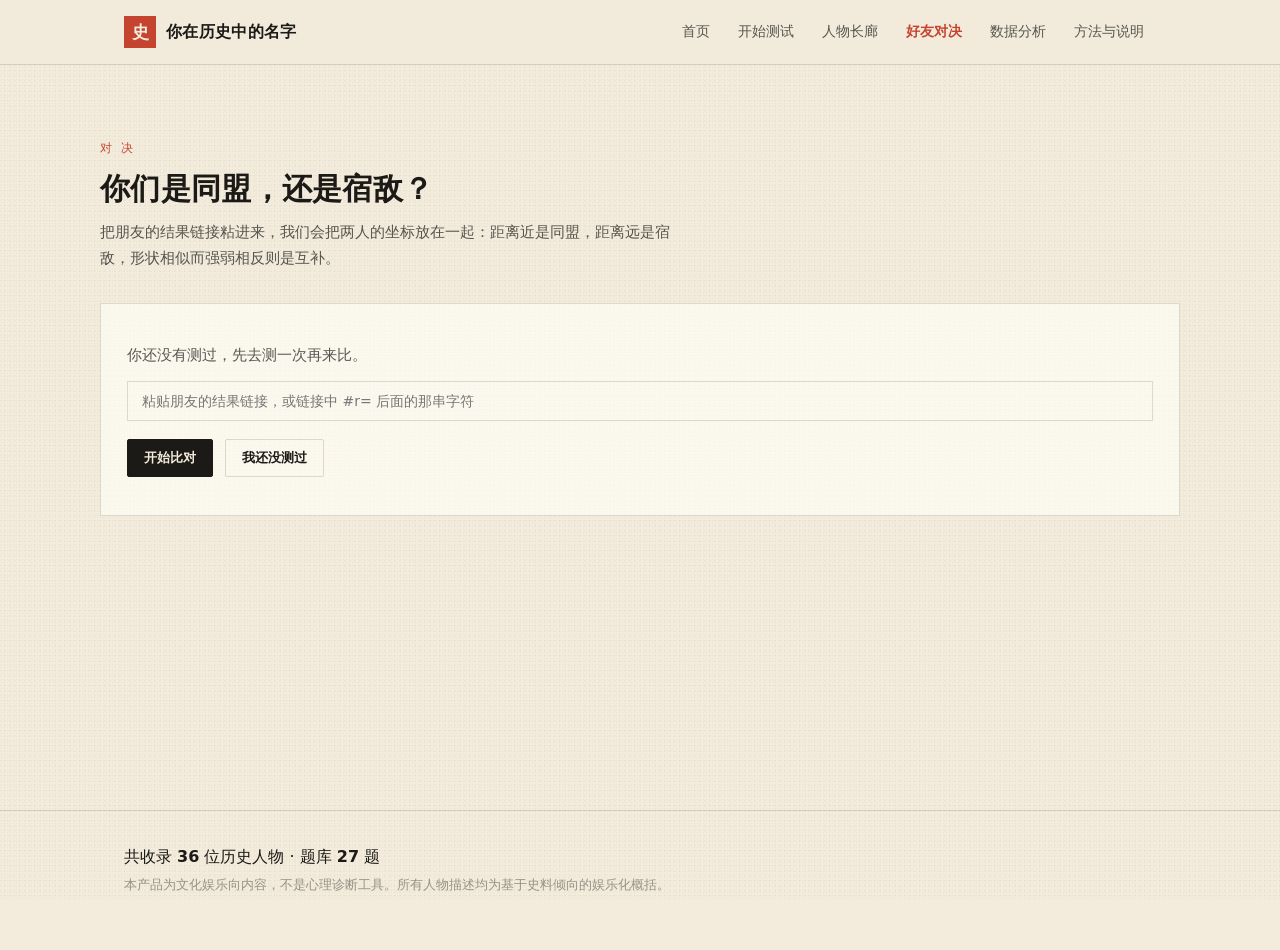
<file: versus.html>
<!DOCTYPE html>
<html lang="zh-CN">
<head>
  <meta charset="utf-8">
  <meta name="viewport" content="width=device-width,initial-scale=1">
  <title>好友对决 · 你在历史中的名字</title>
  <link rel="stylesheet" href="assets/css/main.css">
</head>
<body data-page="versus">

<header class="site-header">
  <div class="wrap" data-shell="header"></div>
</header>

<main class="wrap section">
  <div class="section-head">
    <span class="eyebrow">对 决</span>
    <h2>你们是同盟，还是宿敌？</h2>
    <p>把朋友的结果链接粘进来，我们会把两人的坐标放在一起：距离近是同盟，距离远是宿敌，形状相似而强弱相反则是互补。</p>
  </div>

  <div class="panel">
    <p class="muted" id="meHint"></p>
    <input id="tokenInput" type="text" placeholder="粘贴朋友的结果链接，或链接中 #r= 后面的那串字符"
           style="width:100%;margin-top:12px;padding:11px 14px;border:1px solid var(--line);background:transparent;font-family:inherit;font-size:14px;color:var(--ink)">
    <div class="hero-actions" style="margin-top:18px">
      <button class="btn btn-sm" id="btnCompare">开始比对</button>
      <a class="btn btn-ghost btn-sm" href="quiz.html" id="btnGoQuiz">我还没测过</a>
    </div>
    <p class="muted" id="versusHint" style="margin-top:12px"></p>
  </div>

  <div id="versusResult" style="margin-top:28px"></div>

  <div class="grid" style="grid-template-columns:340px 1fr;gap:32px;align-items:center;margin-top:28px">
    <div><canvas id="versusRadar"></canvas></div>
    <div id="versusTable"></div>
  </div>
</main>

<footer class="site-footer">
  <div class="wrap" data-shell="footer"></div>
</footer>

<script src="assets/js/data/figures-cn.js"></script>
<script src="assets/js/data/figures-world.js"></script>
<script src="assets/js/data/questions.js"></script>
<script src="assets/js/data/portraits.js"></script>
<script src="assets/js/core/matching.js"></script>
<script src="assets/js/core/store.js"></script>
<script src="assets/js/core/ui.js"></script>
<script src="assets/js/core/portrait.js"></script>
<script src="assets/js/core/bootstrap.js"></script>
<script src="assets/js/pages/versus.js"></script>
</body>
</html>
</file>
<file: assets/css/main.css>
/* =========================================================
   你在历史中的名字 · 视觉系统
   风格：「古籍新译」—— 东方纸本质感 + 瑞士式网格排版
   ========================================================= */

:root {
  --paper: #f3ecdc;
  --paper-deep: #e9dfc9;
  --ink: #1c1a17;
  --ink-soft: rgba(28, 26, 23, 0.72);
  --ink-faint: rgba(28, 26, 23, 0.42);
  --red: #c4442f;
  --red-soft: rgba(196, 68, 47, 0.12);
  --blue: #2e5668;
  --gold: #c39a3b;
  --line: rgba(28, 26, 23, 0.14);
  --radius: 2px;
  --serif: "Noto Serif SC", "Source Han Serif SC", "Songti SC", "SimSun", serif;
  --sans: system-ui, -apple-system, "Segoe UI", "Microsoft YaHei", sans-serif;
  --shadow: 0 1px 2px rgba(28, 26, 23, 0.06), 0 12px 32px rgba(28, 26, 23, 0.06);
}

* { box-sizing: border-box; }

html, body {
  margin: 0;
  padding: 0;
  background: var(--paper);
  color: var(--ink);
  font-family: var(--sans);
  -webkit-font-smoothing: antialiased;
}

/* 纸纹：极淡的双层噪点，避免大色块发死 */
body::before {
  content: "";
  position: fixed;
  inset: 0;
  pointer-events: none;
  z-index: 0;
  background-image:
    radial-gradient(rgba(28, 26, 23, 0.045) 1px, transparent 1px),
    radial-gradient(rgba(28, 26, 23, 0.03) 1px, transparent 1px);
  background-size: 3px 3px, 5px 5px;
  background-position: 0 0, 2px 3px;
}

a { color: inherit; text-decoration: none; }
h1, h2, h3, h4 { font-family: var(--serif); font-weight: 700; margin: 0; }
p { margin: 0; }

.muted { color: var(--ink-faint); font-size: 13px; }
.wrap { max-width: 1080px; margin: 0 auto; padding: 0 24px; position: relative; z-index: 1; }
.stack > * + * { margin-top: 16px; }

/* ---------------- 页头 ---------------- */

.site-header {
  position: sticky;
  top: 0;
  z-index: 20;
  backdrop-filter: blur(8px);
  background: rgba(243, 236, 220, 0.86);
  border-bottom: 1px solid var(--line);
}

.site-header .wrap {
  display: flex;
  align-items: center;
  justify-content: space-between;
  height: 64px;
  gap: 16px;
}

.brand { display: flex; align-items: center; gap: 10px; }

.brand-seal {
  width: 32px;
  height: 32px;
  display: grid;
  place-items: center;
  background: var(--red);
  color: var(--paper);
  font-family: var(--serif);
  font-weight: 700;
  font-size: 17px;
}

.brand-text { font-family: var(--serif); font-weight: 700; font-size: 16px; letter-spacing: 0.02em; }

.nav { display: flex; gap: 4px; flex-wrap: wrap; }

.nav a {
  padding: 7px 12px;
  font-size: 13.5px;
  color: var(--ink-soft);
  border-radius: var(--radius);
  transition: background .2s, color .2s;
}

.nav a:hover { background: var(--red-soft); color: var(--ink); }
.nav a.is-active { color: var(--red); font-weight: 600; }

/* ---------------- 通用区块 ---------------- */

.section { padding: 72px 0; }
.section-head { margin-bottom: 32px; }

.section-head h2 {
  font-size: 30px;
  letter-spacing: 0.01em;
}

.section-head p {
  margin-top: 10px;
  color: var(--ink-soft);
  font-size: 15px;
  line-height: 1.7;
  max-width: 62ch;
}

.eyebrow {
  display: inline-block;
  font-size: 12px;
  letter-spacing: 0.22em;
  color: var(--red);
  margin-bottom: 12px;
}

.rule {
  height: 1px;
  background: var(--line);
  margin: 0;
  border: 0;
}

/* ---------------- 首页首屏 ---------------- */

.hero {
  padding: 96px 0 72px;
  display: grid;
  grid-template-columns: 1.05fr 0.95fr;
  gap: 56px;
  align-items: center;
}

.hero h1 {
  font-size: clamp(40px, 6vw, 68px);
  line-height: 1.08;
  letter-spacing: 0.01em;
}

.hero h1 em {
  font-style: normal;
  color: var(--red);
}

.hero-lead {
  margin-top: 22px;
  font-size: 17px;
  line-height: 1.85;
  color: var(--ink-soft);
  max-width: 46ch;
}

.hero-meta {
  margin-top: 26px;
  display: flex;
  gap: 28px;
  flex-wrap: wrap;
}

.hero-meta div strong {
  display: block;
  font-family: var(--serif);
  font-size: 26px;
  line-height: 1.2;
}

.hero-meta div span {
  font-size: 12.5px;
  color: var(--ink-faint);
}

.hero-actions {
  margin-top: 34px;
  display: flex;
  gap: 12px;
  flex-wrap: wrap;
}

/* ---------------- 按钮 ---------------- */

.btn {
  display: inline-flex;
  align-items: center;
  justify-content: center;
  gap: 8px;
  padding: 13px 26px;
  font-size: 14.5px;
  font-weight: 600;
  border: 1px solid var(--ink);
  background: var(--ink);
  color: var(--paper);
  cursor: pointer;
  border-radius: var(--radius);
  transition: transform .18s, background .2s, color .2s, border-color .2s;
}

.btn:hover { transform: translateY(-1px); background: var(--red); border-color: var(--red); }
.btn-ghost { background: transparent; color: var(--ink); border-color: var(--line); }
.btn-ghost:hover { background: var(--red-soft); color: var(--ink); border-color: var(--line); }
.btn-sm { padding: 9px 16px; font-size: 13px; }
.btn:disabled { opacity: .38; cursor: not-allowed; transform: none; }

/* ---------------- 卡片 ---------------- */

.card {
  background: rgba(255, 253, 246, 0.72);
  border: 1px solid var(--line);
  border-radius: var(--radius);
  padding: 24px;
  box-shadow: var(--shadow);
}

.grid {
  display: grid;
  gap: 20px;
}

.grid-3 { grid-template-columns: repeat(3, minmax(0, 1fr)); }
.grid-4 { grid-template-columns: repeat(4, minmax(0, 1fr)); }

/* 示例结果卡（首页轮播） */
.sample-frame {
  border: 1px solid var(--line);
  padding: 28px;
  background: rgba(255, 253, 246, 0.72);
  box-shadow: var(--shadow);
}

.sample-card { text-align: center; }
.sample-card canvas { display: block; margin: 0 auto; }
.sample-name { font-family: var(--serif); font-size: 34px; margin-top: 14px; }
.sample-era { font-size: 13px; color: var(--ink-faint); margin-top: 6px; }
.sample-tag { font-family: var(--serif); font-size: 18px; color: var(--red); margin-top: 14px; }
.sample-dots { display: flex; justify-content: center; gap: 8px; margin-top: 22px; }
.sample-dots button {
  width: 7px; height: 7px; padding: 0; border: 0; border-radius: 50%;
  background: var(--line); cursor: pointer;
}
.sample-dots button.is-on { background: var(--red); }

/* ---------------- 维度卡 ---------------- */

.dim-card {
  border: 1px solid var(--line);
  padding: 18px 20px;
  background: rgba(255, 253, 246, 0.6);
}

.dim-card h4 { font-size: 17px; }
.dim-card .poles { font-size: 12.5px; color: var(--ink-faint); margin-top: 4px; }
.dim-card p { margin-top: 10px; font-size: 13.5px; line-height: 1.75; color: var(--ink-soft); }

/* ---------------- 答题页 ---------------- */

.quiz-shell { max-width: 720px; margin: 0 auto; padding: 40px 24px 96px; position: relative; z-index: 1; }

.act-bar { margin-bottom: 28px; }
.act-name { font-family: var(--serif); font-size: 15px; color: var(--red); }
.act-note { font-size: 13px; color: var(--ink-faint); margin-top: 4px; }

.progress {
  height: 3px;
  background: var(--line);
  margin-top: 12px;
  position: relative;
  overflow: hidden;
}

.progress i {
  position: absolute;
  left: 0; top: 0; bottom: 0;
  background: var(--ink);
  transition: width .28s ease;
}

.q-card { border: 1px solid var(--line); background: rgba(255, 253, 246, 0.72); padding: 32px; box-shadow: var(--shadow); }
.q-count { font-size: 12.5px; color: var(--ink-faint); letter-spacing: 0.14em; }
.q-stem { font-family: var(--serif); font-size: 24px; line-height: 1.6; margin-top: 14px; }

.options { margin-top: 26px; display: grid; gap: 10px; }

.option {
  display: flex;
  align-items: center;
  gap: 12px;
  width: 100%;
  text-align: left;
  padding: 15px 18px;
  font-size: 15px;
  font-family: inherit;
  color: var(--ink);
  background: transparent;
  border: 1px solid var(--line);
  border-radius: var(--radius);
  cursor: pointer;
  transition: border-color .2s, background .2s, transform .18s;
}

.option:hover { border-color: var(--ink); transform: translateX(2px); }
.option.is-on { border-color: var(--red); background: var(--red-soft); }

.option-key {
  width: 22px; height: 22px; flex: none;
  display: grid; place-items: center;
  border: 1px solid var(--line);
  font-size: 11.5px; color: var(--ink-faint);
  font-family: var(--serif);
}
.option.is-on .option-key { border-color: var(--red); color: var(--red); }

.slider-row { margin-top: 26px; }
.slider-row input { width: 100%; margin-top: 14px; accent-color: var(--red); }
.slider-ends { display: flex; justify-content: space-between; font-size: 13px; color: var(--ink-soft); margin-top: 8px; }

.rank-list { margin-top: 26px; display: grid; gap: 10px; }
.rank-item {
  display: flex; align-items: center; gap: 12px;
  padding: 14px 16px;
  border: 1px solid var(--line);
  background: rgba(255, 253, 246, 0.6);
  cursor: grab;
  user-select: none;
}
.rank-item.is-on { border-color: var(--red); background: var(--red-soft); }
.rank-no { font-family: var(--serif); color: var(--red); width: 18px; }
.rank-ctrl { margin-left: auto; display: flex; gap: 4px; }
.rank-ctrl button {
  width: 26px; height: 26px; line-height: 1;
  border: 1px solid var(--line); background: transparent;
  cursor: pointer; color: var(--ink-soft);
}
.rank-ctrl button:hover { border-color: var(--ink); color: var(--ink); }

.quiz-foot { margin-top: 26px; display: flex; justify-content: space-between; gap: 12px; }

/* ---------------- 结果页 ---------------- */

.result-hero {
  display: grid;
  grid-template-columns: 260px 1fr;
  gap: 40px;
  align-items: center;
  padding: 56px 0 40px;
}

.result-name { font-size: clamp(38px, 5vw, 58px); line-height: 1.1; }
.result-era { margin-top: 10px; font-size: 14px; color: var(--ink-faint); }
.result-tagline { margin-top: 18px; font-family: var(--serif); font-size: 21px; color: var(--red); line-height: 1.65; }
.result-quote { margin-top: 18px; font-family: var(--serif); font-size: 15.5px; color: var(--ink-soft); line-height: 1.8; }

.match-number {
  font-family: var(--serif);
  font-size: 76px;
  line-height: 1;
  color: var(--red);
  margin-top: 8px;
}

.match-label { font-size: 12.5px; letter-spacing: 0.2em; color: var(--ink-faint); }

.tags { display: flex; flex-wrap: wrap; gap: 8px; margin-top: 18px; }
.tag {
  font-size: 12.5px;
  padding: 5px 11px;
  border: 1px solid rgba(46, 86, 104, 0.35);
  color: var(--blue);
  border-radius: 999px;
}

/* 情境推演翻牌 */
.flip-grid { display: grid; grid-template-columns: repeat(3, minmax(0, 1fr)); gap: 16px; }

.flip {
  perspective: 900px;
  height: 210px;
}

.flip-inner {
  position: relative;
  width: 100%;
  height: 100%;
  transition: transform .45s cubic-bezier(.4, .2, .2, 1);
  transform-style: preserve-3d;
  cursor: pointer;
}

.flip.is-flipped .flip-inner { transform: rotateY(180deg); }

.flip-face {
  position: absolute;
  inset: 0;
  backface-visibility: hidden;
  border: 1px solid var(--line);
  padding: 18px;
  display: flex;
  flex-direction: column;
  justify-content: center;
  background: rgba(255, 253, 246, 0.72);
}

.flip-back { transform: rotateY(180deg); background: rgba(196, 68, 47, 0.06); }
.flip-front .flip-q { font-family: var(--serif); font-size: 15.5px; line-height: 1.7; }
.flip-hint { margin-top: 14px; font-size: 11.5px; color: var(--ink-faint); letter-spacing: 0.1em; }
.flip-back .flip-a { font-size: 14px; line-height: 1.8; color: var(--ink-soft); }

/* 对立面 */
.versus-box {
  display: grid;
  grid-template-columns: 1fr auto 1fr;
  gap: 20px;
  align-items: center;
  border: 1px solid var(--line);
  padding: 26px;
  background: rgba(255, 253, 246, 0.6);
}

.versus-mid { font-family: var(--serif); font-size: 26px; color: var(--red); }

/* ---------------- 长廊 ---------------- */

.filter-row { display: flex; flex-wrap: wrap; gap: 8px; margin-bottom: 24px; }

.chip {
  padding: 7px 14px;
  font-size: 13px;
  border: 1px solid var(--line);
  background: transparent;
  border-radius: 999px;
  cursor: pointer;
  color: var(--ink-soft);
}

.chip:hover { border-color: var(--ink); color: var(--ink); }
.chip.is-on { background: var(--ink); color: var(--paper); border-color: var(--ink); }

.figure-card {
  display: block;
  text-decoration: none;
  color: inherit;
  border: 1px solid var(--line);
  background: rgba(255, 253, 246, 0.66);
  padding: 20px;
  text-align: center;
  cursor: pointer;
  transition: transform .2s, box-shadow .2s;
}

.figure-card:hover { transform: translateY(-2px); box-shadow: var(--shadow); }
.figure-card h4 { font-size: 19px; margin-top: 10px; }
.figure-card .fc-era { font-size: 12px; color: var(--ink-faint); margin-top: 5px; }
.figure-card .fc-tag { font-family: var(--serif); font-size: 14px; color: var(--red); margin-top: 10px; }

/* ---------------- 人物详情页 ---------------- */

.figure-hero {
  display: grid;
  grid-template-columns: 240px 1fr;
  gap: 40px;
  align-items: center;
  padding: 40px 0 32px;
}

.radar-wrap {
  display: flex;
  gap: 32px;
  align-items: center;
  margin-top: 16px;
  flex-wrap: wrap;
}

.gap-list { flex: 1 1 280px; }
.gap-row {
  display: flex;
  justify-content: space-between;
  align-items: baseline;
  gap: 14px;
  padding: 8px 0;
  border-bottom: 1px solid var(--line);
  font-size: 14px;
}
.gap-name { font-family: var(--serif); color: var(--ink); white-space: nowrap; }
.gap-text { color: var(--ink-soft); text-align: right; }

.evidence-list { margin-top: 14px; }
.evidence-item { padding: 13px 0; border-bottom: 1px solid var(--line); }
.evidence-item dt { font-family: var(--serif); font-size: 15px; color: var(--ink); }
.evidence-item dd {
  margin: 7px 0 0;
  font-size: 14px;
  line-height: 1.85;
  color: var(--ink-soft);
}
.ev-num { float: right; font-family: var(--serif); color: var(--cinnabar); }

.whatif-item { padding: 15px 0; border-bottom: 1px solid var(--line); }
.whatif-q { font-family: var(--serif); font-size: 15px; color: var(--ink); }
.whatif-a { margin-top: 8px; font-size: 14px; line-height: 1.85; color: var(--ink-soft); }

/* ---------------- 浮现动效 ---------------- */

.reveal { opacity: 0; transform: translateY(16px); }
.reveal.is-in {
  opacity: 1;
  transform: none;
  transition: opacity .62s ease, transform .62s ease;
}

/** 画像落印：轻微放大淡入，呼应盖章落下的动作 */
@keyframes sealIn {
  from { opacity: 0; transform: scale(.94); }
  to { opacity: 1; transform: scale(1); }
}
.seal-in { animation: sealIn .7s cubic-bezier(.2, .7, .3, 1) both; }

/* ---------------- 数据分析页 ---------------- */

.verdict-banner {
  display: flex;
  align-items: center;
  gap: 26px;
  padding: 22px 26px;
  margin-bottom: 24px;
  background: var(--paper);
  border-left: 4px solid var(--ink-faint);
}
.verdict-banner.is-pass { border-left-color: #4A7A5A; }
.verdict-banner.is-warn { border-left-color: var(--gold); }
.verdict-banner.is-fail { border-left-color: var(--cinnabar); }
.verdict-banner h3 { font-size: 22px; }
.verdict-banner p { margin-top: 6px; font-size: 14px; color: var(--ink-soft); }

.verdict-score {
  font-family: var(--serif);
  line-height: 1;
  white-space: nowrap;
}
.verdict-score strong { font-size: 46px; color: var(--ink); }
.verdict-score span { font-size: 18px; color: var(--ink-faint); }

.grid-2 { grid-template-columns: repeat(2, minmax(0, 1fr)); }

.metric-card {
  background: var(--paper);
  padding: 18px 20px;
  border-top: 3px solid var(--line);
}
.metric-card.is-pass { border-top-color: #4A7A5A; }
.metric-card.is-fail { border-top-color: var(--cinnabar); }

.metric-head { display: flex; align-items: baseline; gap: 10px; }
.metric-label { font-family: var(--serif); font-size: 15px; color: var(--ink); }
.metric-state {
  font-size: 11px;
  letter-spacing: 0.08em;
  padding: 2px 8px;
  background: var(--ink-faint);
  color: var(--paper);
}
.is-pass .metric-state { background: #4A7A5A; }
.is-fail .metric-state { background: var(--cinnabar); }

.metric-value {
  font-family: var(--serif);
  font-size: 30px;
  line-height: 1.2;
  margin-top: 10px;
  color: var(--ink);
}
.metric-unit { font-size: 15px; color: var(--ink-faint); margin-left: 2px; }
.metric-threshold { font-size: 12px; color: var(--ink-faint); }
.metric-note { margin-top: 10px; font-size: 13px; line-height: 1.75; color: var(--ink-soft); }

.chart-block { margin: 28px 0; }
.chart-block h3 {
  font-size: 20px;
  padding-bottom: 8px;
  border-bottom: 1px solid var(--line);
  margin-bottom: 10px;
}
.chart-block canvas { max-width: 100%; }

.fix-row {
  padding: 14px 0;
  border-bottom: 1px solid var(--line);
}
.fix-title { font-family: var(--serif); font-size: 15px; }
.fix-numbers { margin: 8px 0; font-size: 13px; }
.fix-before { color: var(--cinnabar); }
.fix-after { color: #4A7A5A; }
.fix-arrow { color: var(--ink-faint); margin: 0 8px; }

.limit-list { padding-left: 20px; }
.limit-list li { margin-bottom: 10px; font-size: 14px; line-height: 1.8; color: var(--ink-soft); }

/* ---------------- 弹窗 ---------------- */

.modal-mask {
  position: fixed;
  inset: 0;
  background: rgba(28, 26, 23, 0.42);
  z-index: 40;
}

.modal-body {
  position: fixed;
  z-index: 41;
  left: 50%;
  top: 50%;
  transform: translate(-50%, -50%);
  width: min(720px, calc(100vw - 32px));
  max-height: calc(100vh - 64px);
  overflow-y: auto;
  background: var(--paper);
  box-shadow: 0 24px 64px rgba(28, 26, 23, 0.24);
}

.modal-close {
  position: absolute;
  right: 12px;
  top: 10px;
  width: 32px;
  height: 32px;
  border: 0;
  background: transparent;
  font-size: 22px;
  line-height: 1;
  color: var(--ink-faint);
  cursor: pointer;
}
.modal-close:hover { color: var(--ink); }

.modal-head {
  display: flex;
  gap: 20px;
  align-items: center;
}

/* ---------------- 关于页 ---------------- */

.panel {
  border: 1px solid var(--line);
  background: rgba(255, 253, 246, 0.66);
  padding: 26px;
}

.panel h3 { font-size: 20px; }
.panel p { margin-top: 12px; font-size: 14.5px; line-height: 1.85; color: var(--ink-soft); }
.panel ul { margin: 12px 0 0; padding-left: 20px; color: var(--ink-soft); font-size: 14px; line-height: 1.9; }

.formula {
  font-family: var(--serif);
  font-size: 16px;
  color: var(--ink);
  background: rgba(28, 26, 23, 0.04);
  border-left: 3px solid var(--red);
  padding: 14px 18px;
  margin-top: 14px;
  line-height: 1.9;
  overflow-x: auto;
}

table.data {
  width: 100%;
  border-collapse: collapse;
  margin-top: 14px;
  font-size: 13.5px;
}

table.data th, table.data td {
  border: 1px solid var(--line);
  padding: 9px 12px;
  text-align: left;
}

table.data th { background: rgba(28, 26, 23, 0.05); font-weight: 600; }

/* ---------------- 过渡动效 ---------------- */

.fade-in { animation: fadeUp .42s ease both; }
@keyframes fadeUp {
  from { opacity: 0; transform: translateY(10px); }
  to { opacity: 1; transform: none; }
}

.count-up { font-variant-numeric: tabular-nums; }

/* ---------------- 页脚 ---------------- */

.site-footer {
  border-top: 1px solid var(--line);
  padding: 36px 0 56px;
  margin-top: 40px;
}

.site-footer p + p { margin-top: 8px; }

/* ---------------- 响应式 ---------------- */

@media (max-width: 900px) {
  .hero { grid-template-columns: 1fr; gap: 36px; padding-top: 64px; }
  .grid-4 { grid-template-columns: repeat(2, minmax(0, 1fr)); }
  .flip-grid { grid-template-columns: 1fr; }
  .flip { height: 168px; }
  .result-hero { grid-template-columns: 1fr; gap: 24px; padding-top: 40px; text-align: center; }
  .figure-hero { grid-template-columns: 1fr; gap: 24px; padding-top: 32px; text-align: center; }
  .versus-box { grid-template-columns: 1fr; text-align: center; }
  .radar-wrap { flex-direction: column; align-items: stretch; }
  .grid-2 { grid-template-columns: 1fr; }
}

@media (max-width: 560px) {
  .wrap { padding: 0 18px; }
  .grid-3, .grid-4 { grid-template-columns: 1fr; }
  .q-card { padding: 22px; }
  .q-stem { font-size: 20px; }
  .match-number { font-size: 60px; }

  /* 手机上的主要操作要有足够大的点击区 */
  .btn { min-height: 46px; padding: 12px 20px; }
  .option { min-height: 48px; }
  .q-nav { gap: 12px; }

  /* 窄屏下双栏信息行改为上下排，避免文字被挤成两三个字宽 */
  .gap-row { flex-direction: column; align-items: flex-start; gap: 4px; }
  .gap-text { text-align: left; }
  .metric-value { font-size: 26px; }
}

/* 尊重系统降低动效设置 */
@media (prefers-reduced-motion: reduce) {
  *, *::before, *::after {
    animation-duration: .001ms !important;
    transition-duration: .001ms !important;
  }
}
</file>
